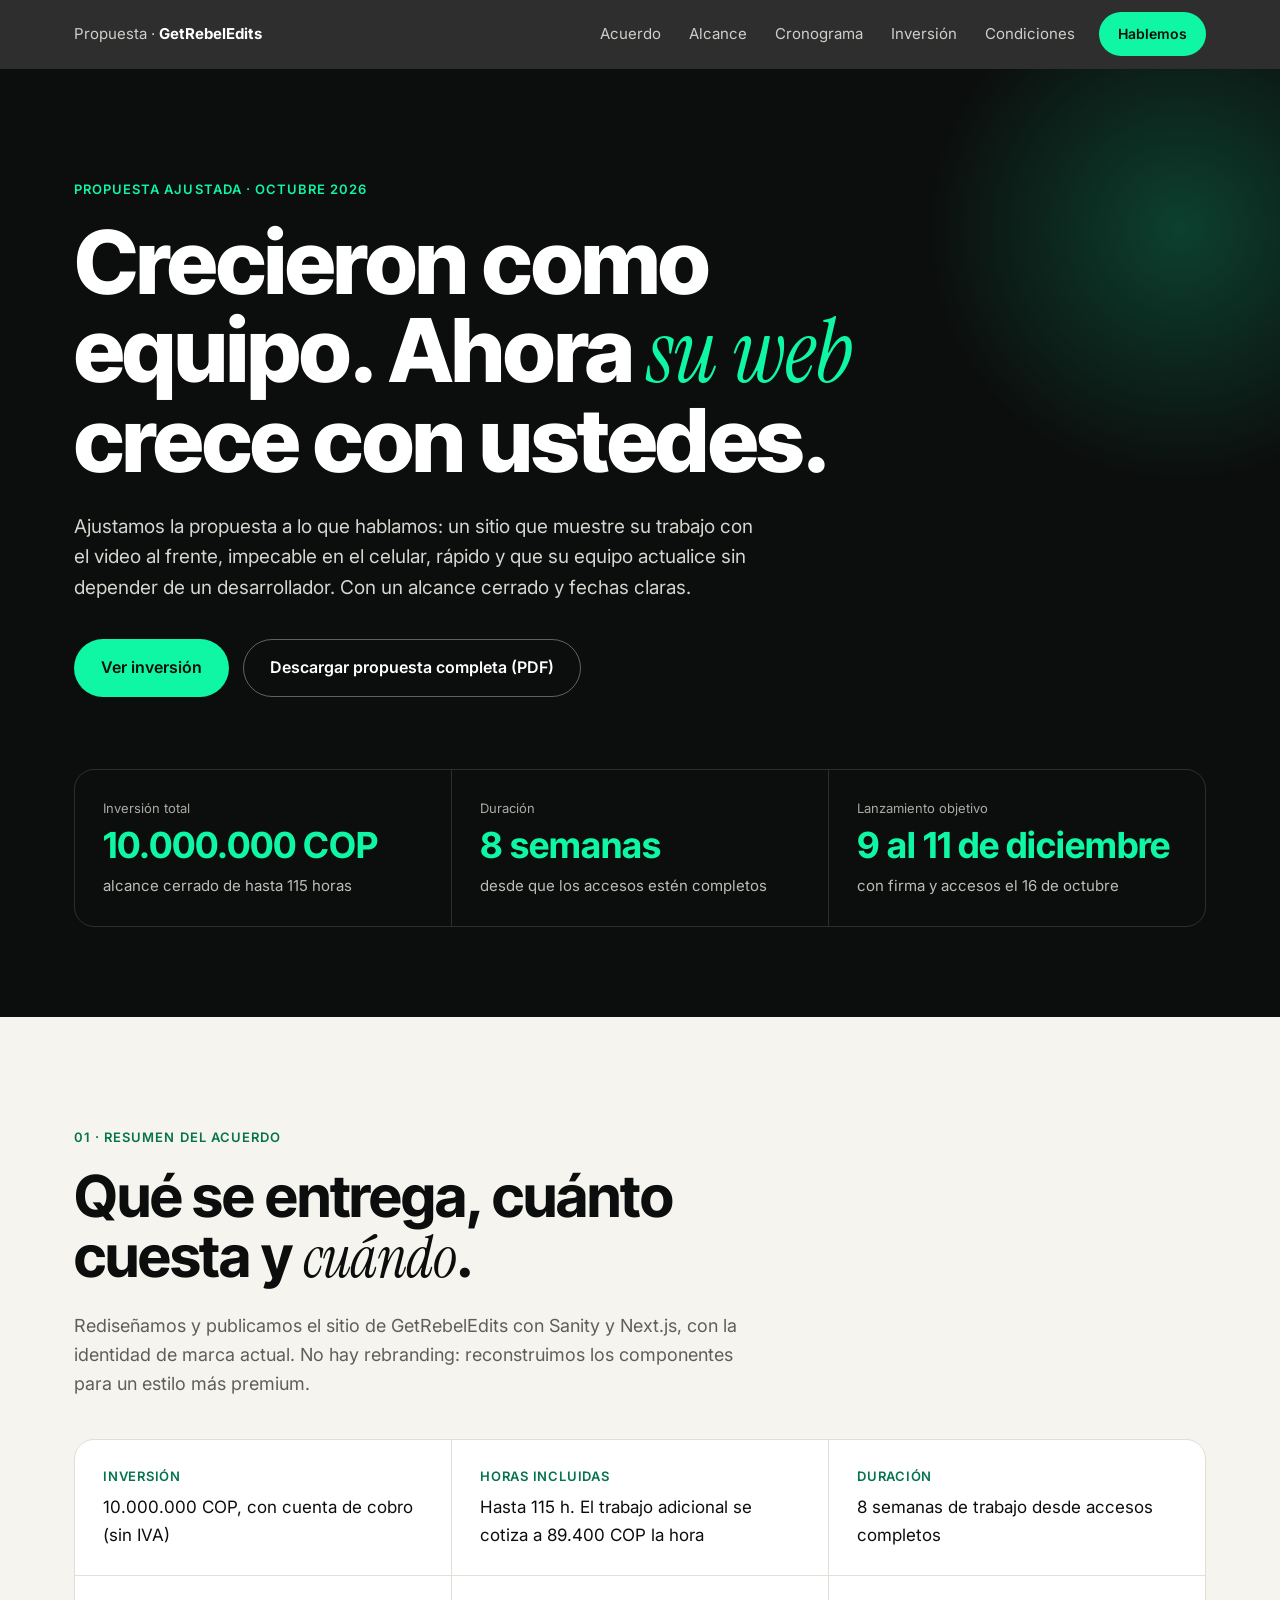
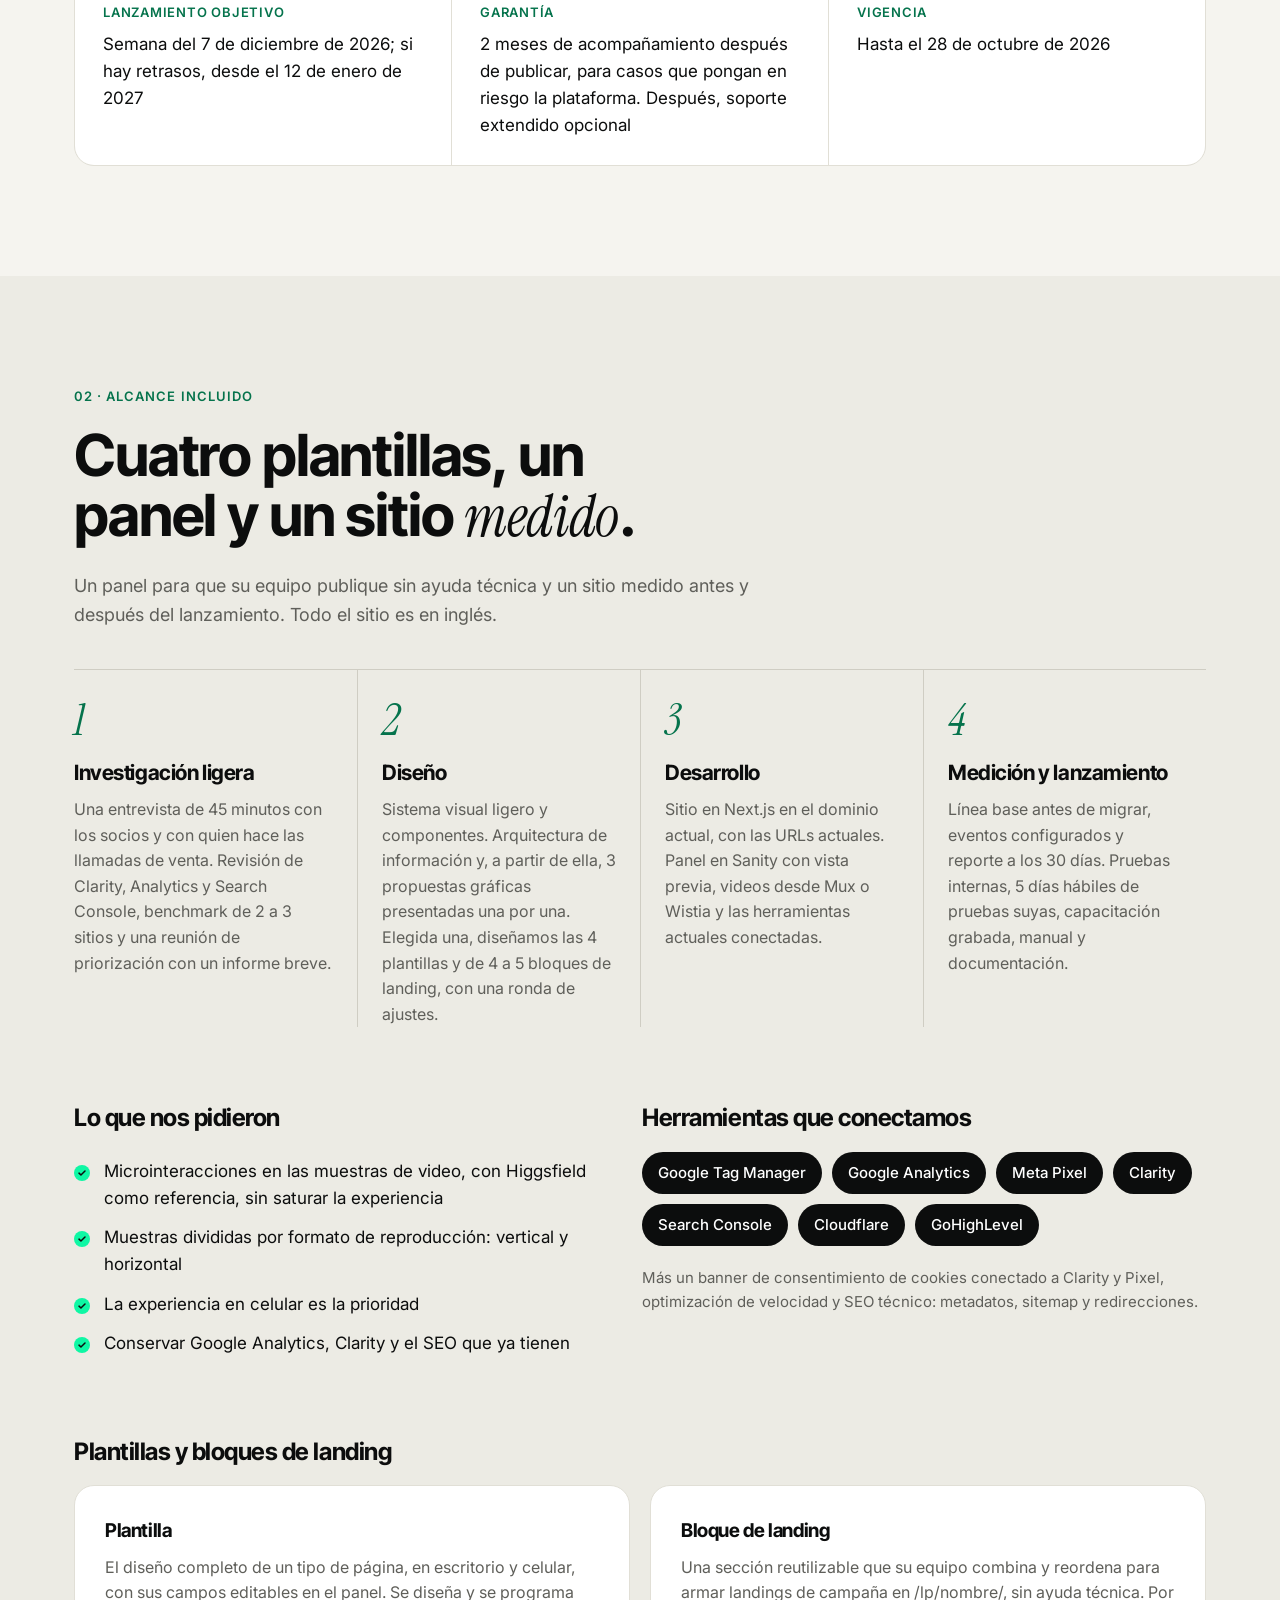
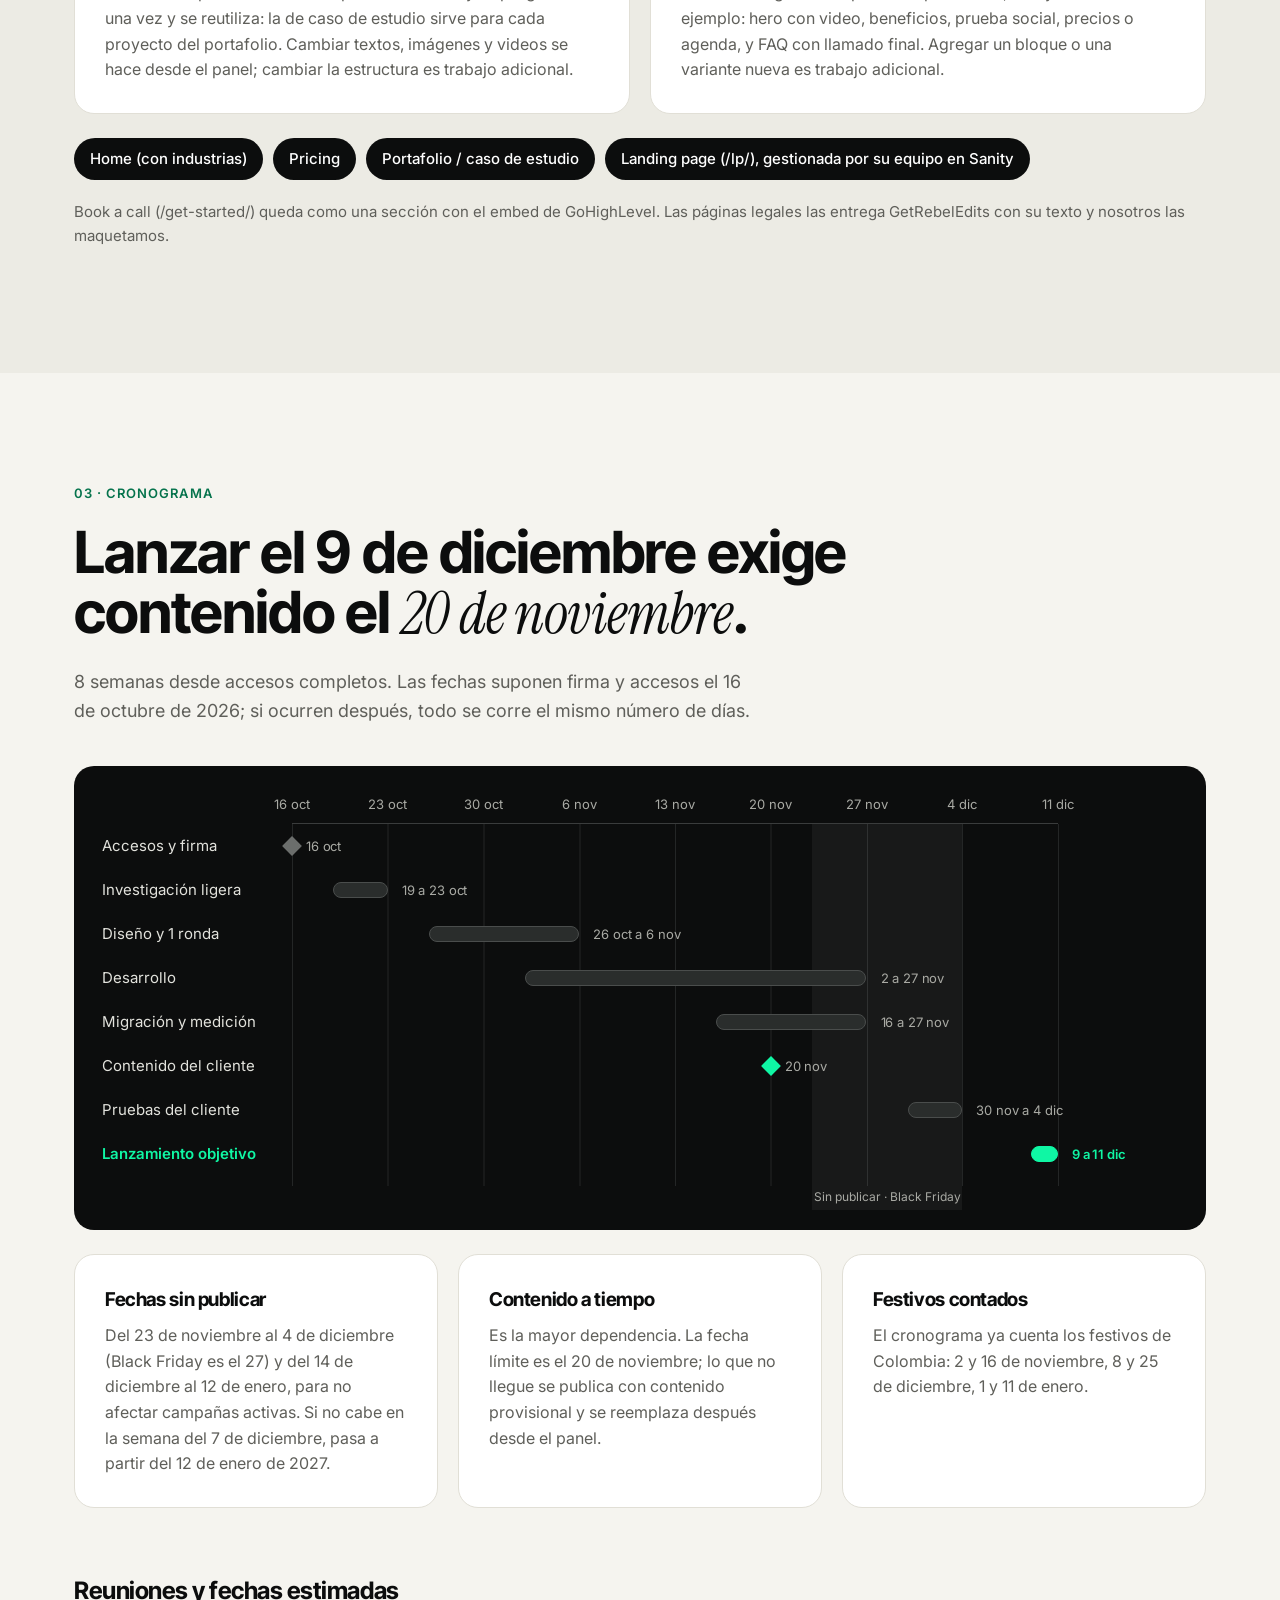
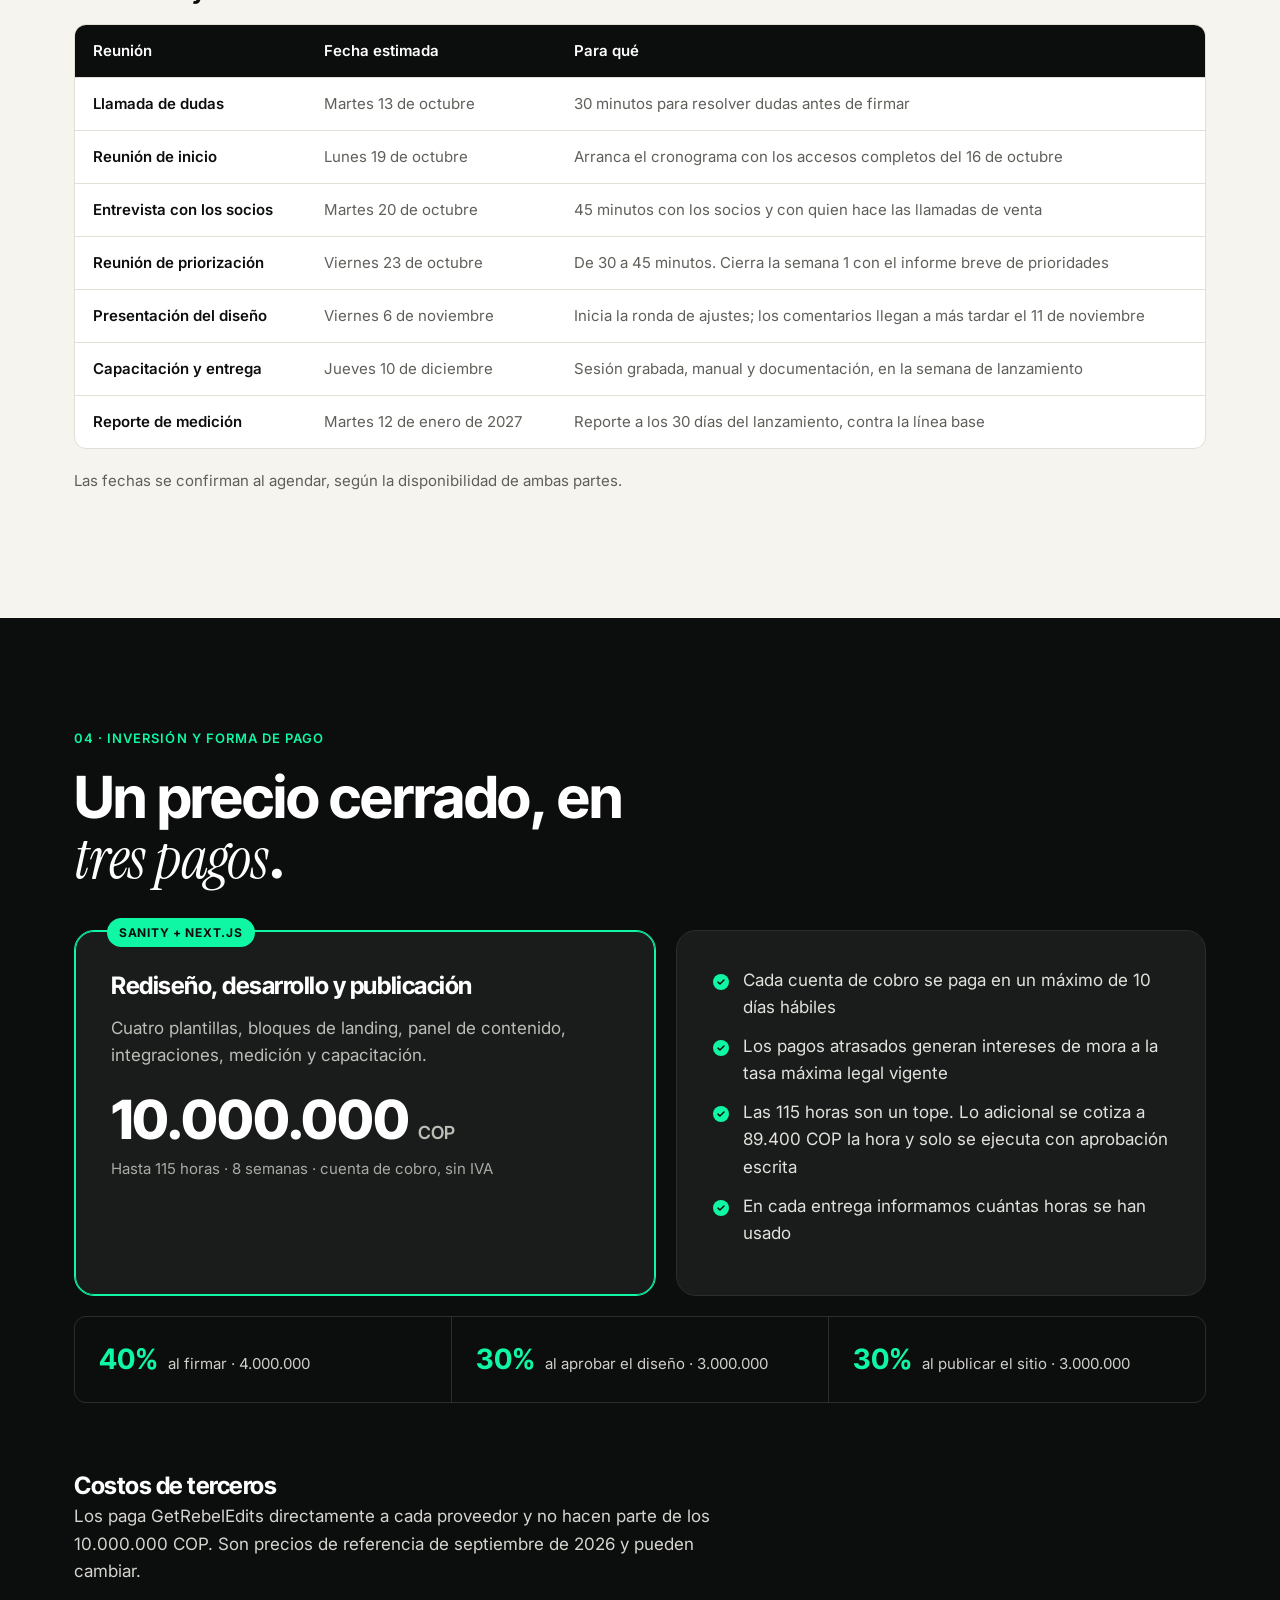
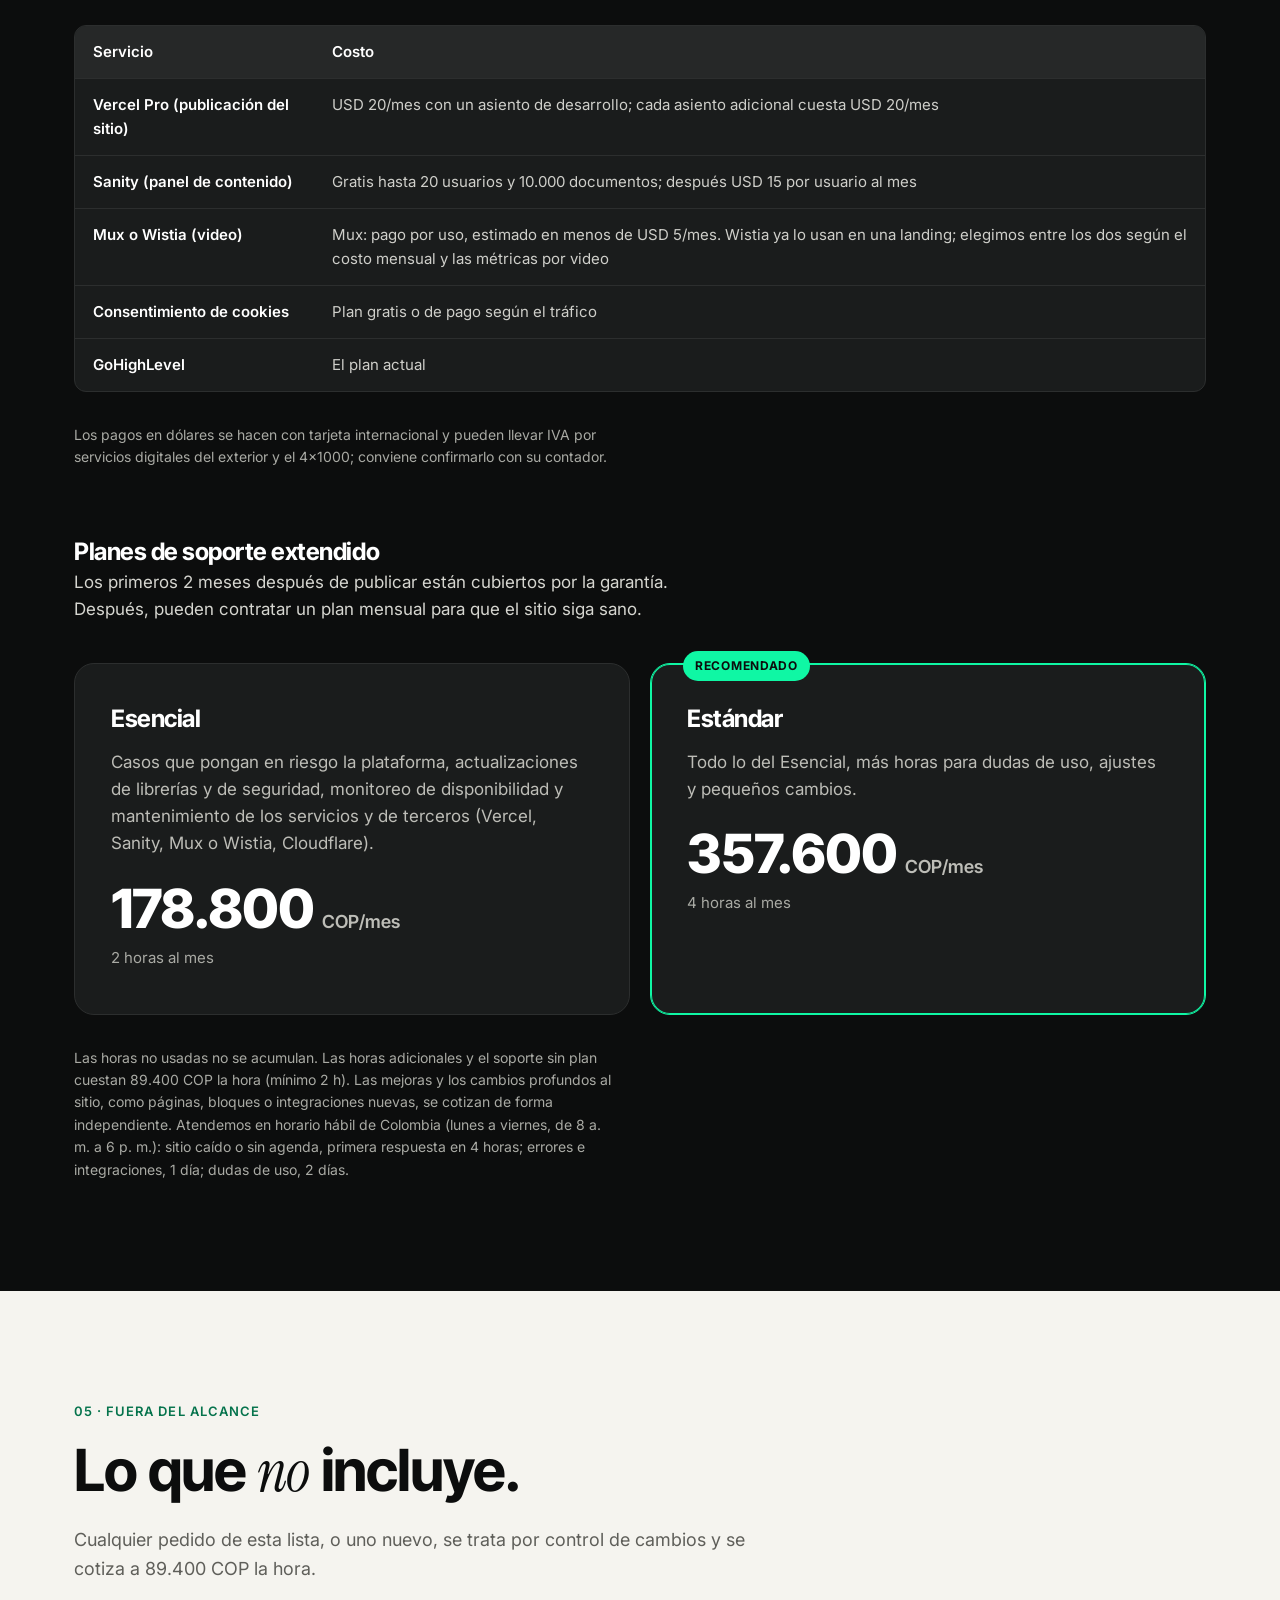
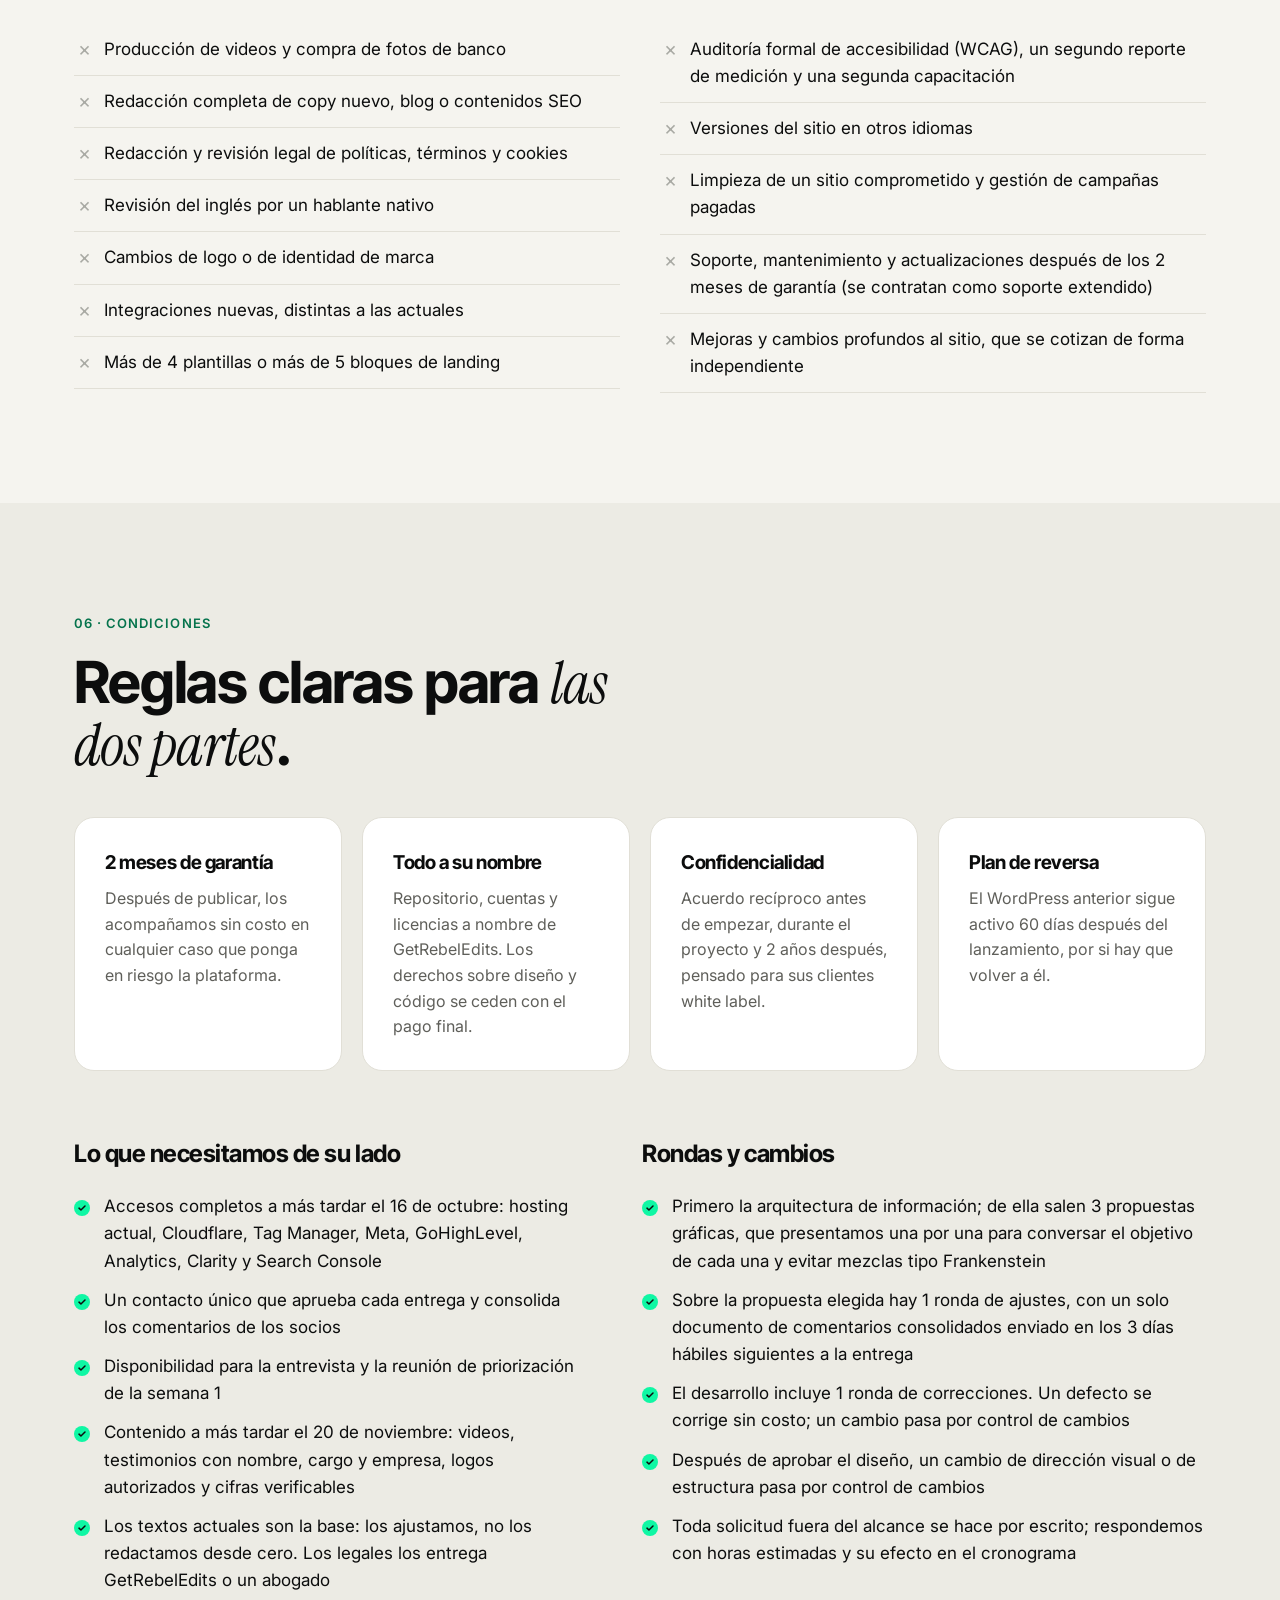
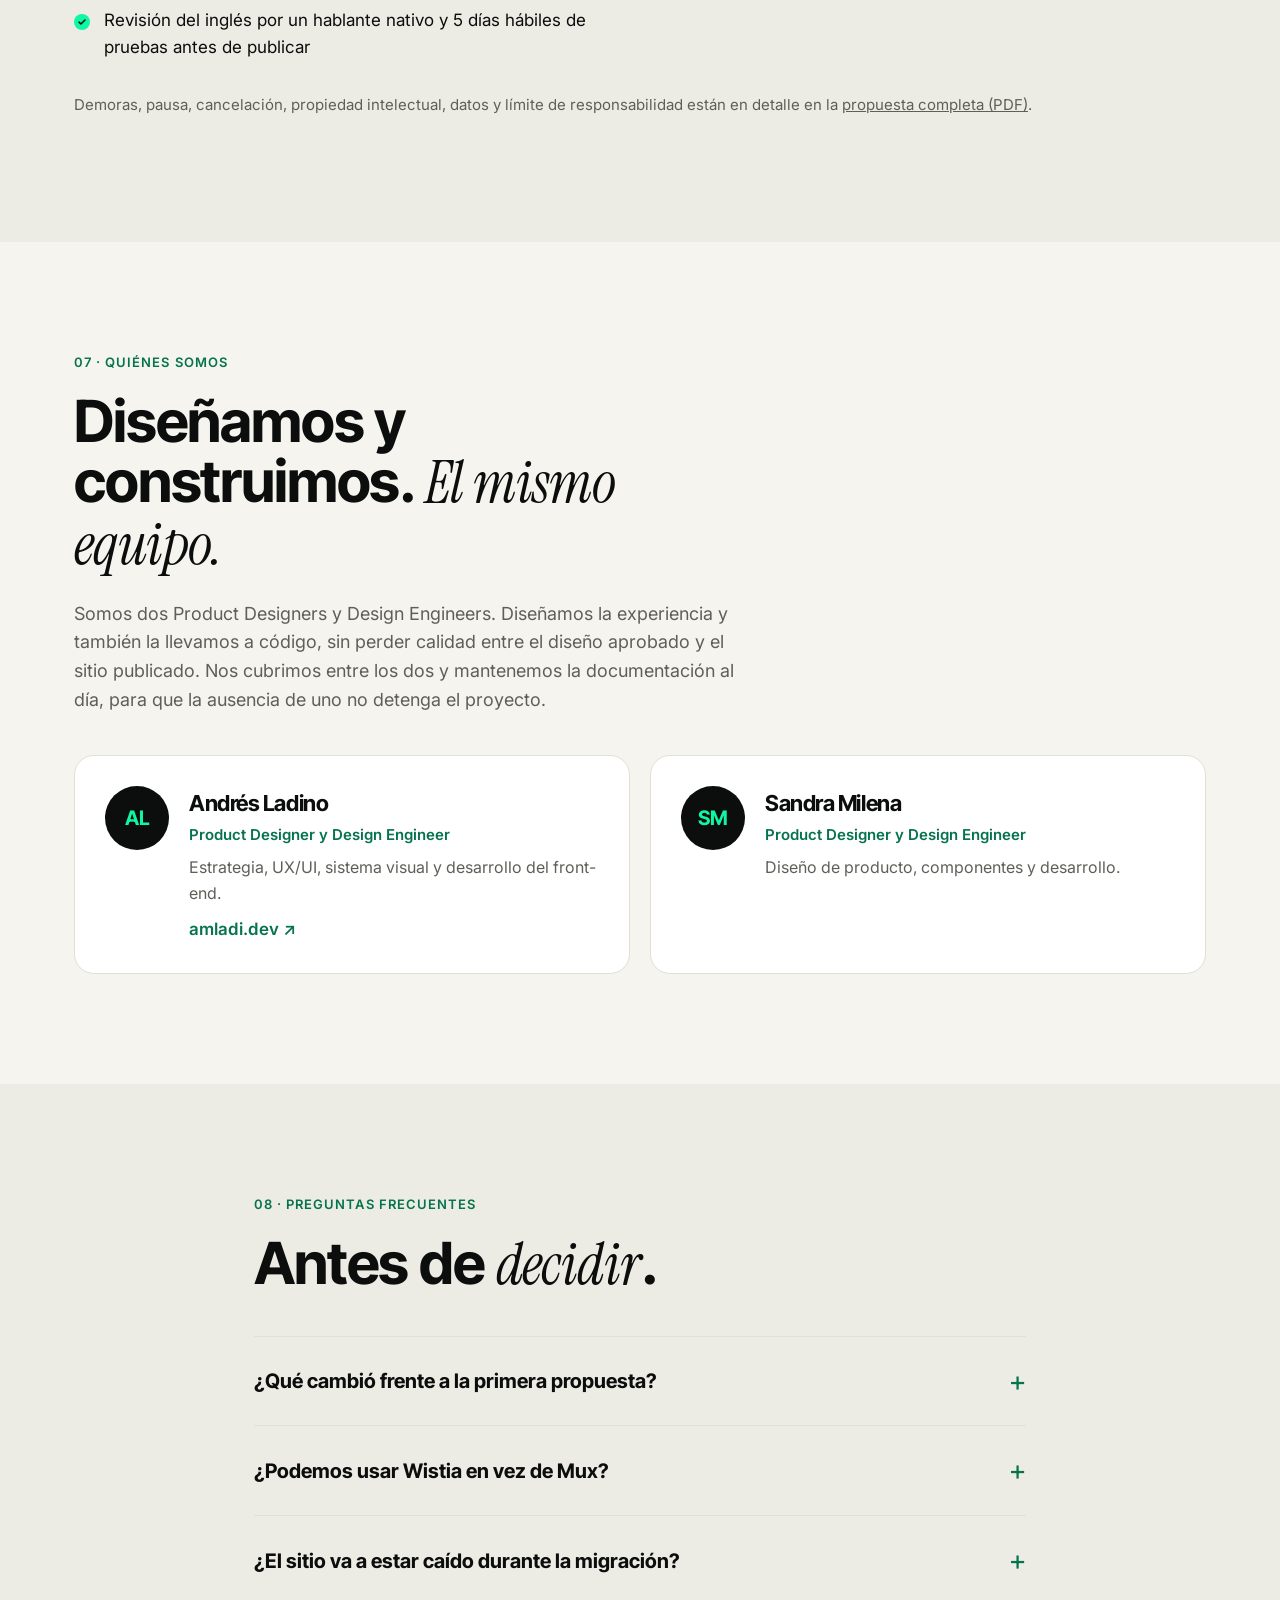
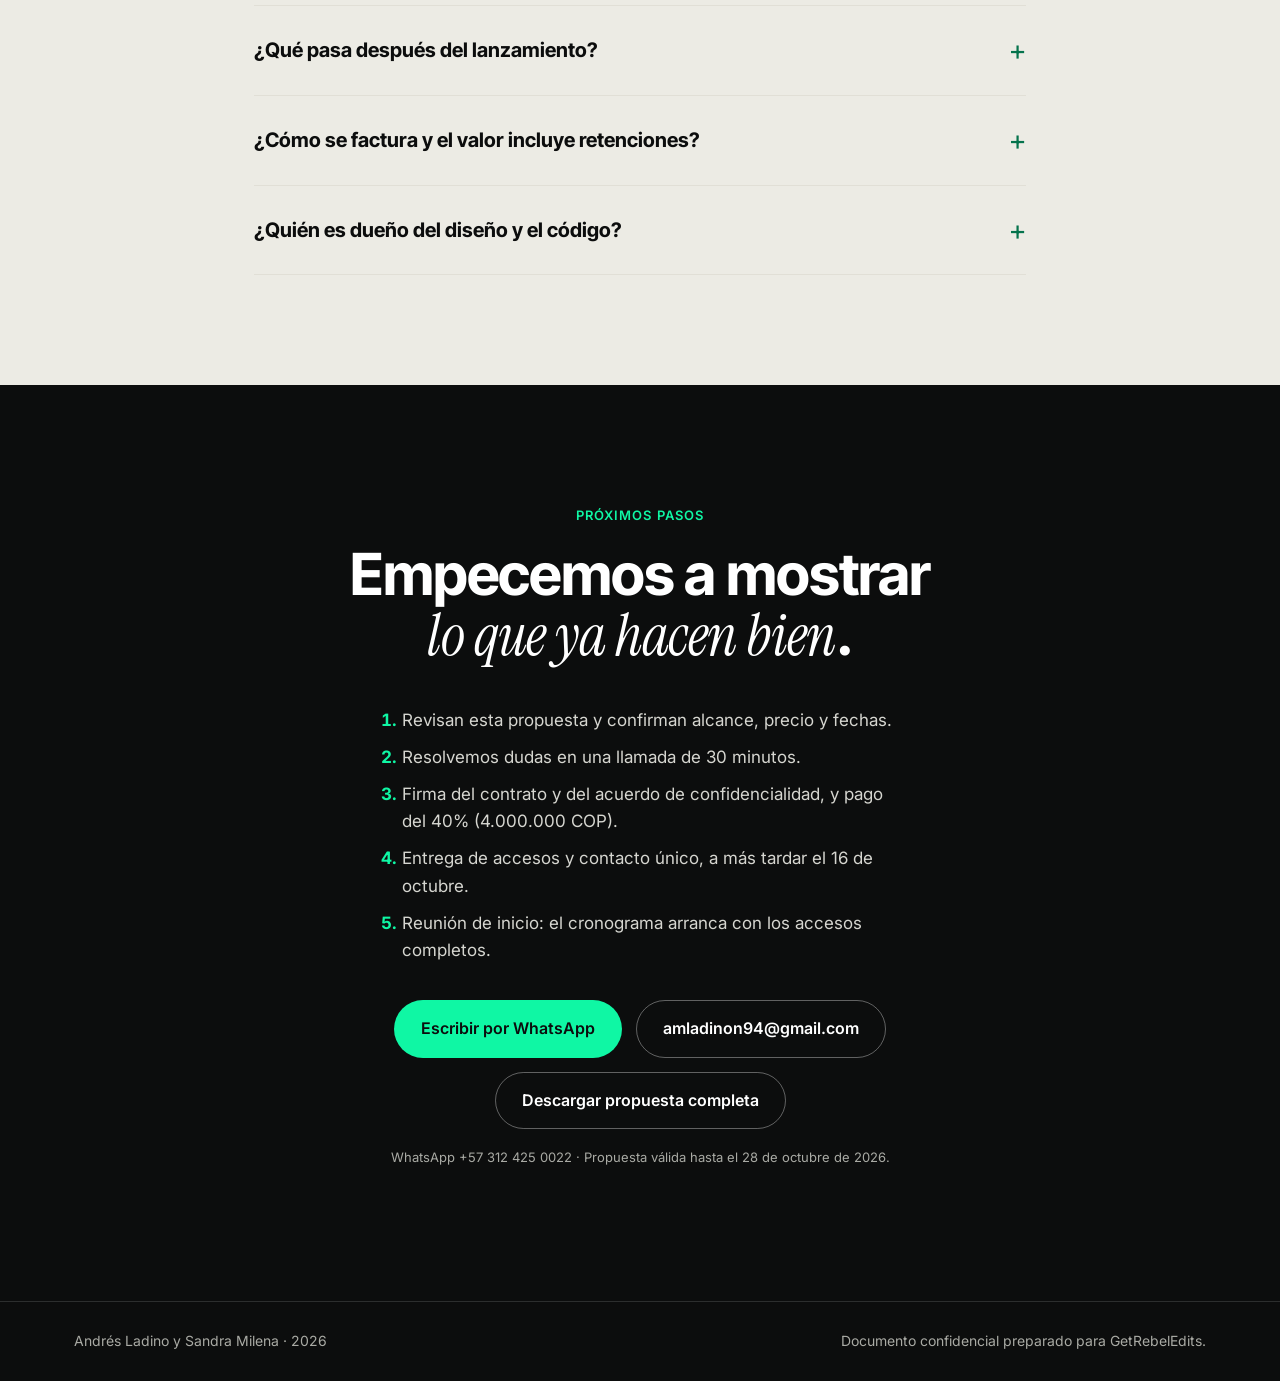
<file: index.html>
<!doctype html>
<html lang="es">
<head>
  <meta charset="utf-8">
  <meta name="viewport" content="width=device-width, initial-scale=1">
  <title>Propuesta de rediseño web · GetRebelEdits</title>
  <meta name="description" content="Propuesta ajustada de rediseño, desarrollo y publicación del sitio web de GetRebelEdits.">
  <meta name="robots" content="noindex, nofollow">
  <link rel="preconnect" href="https://fonts.googleapis.com">
  <link rel="preconnect" href="https://fonts.gstatic.com" crossorigin>
  <link href="https://fonts.googleapis.com/css2?family=Inter:wght@400;500;600&family=Inter+Tight:wght@600;700;800&family=Instrument+Serif:ital@1&display=swap" rel="stylesheet">
  <link rel="stylesheet" href="styles.css">
</head>
<body>

  <header class="nav" id="top">
    <div class="wrap nav__inner">
      <a class="nav__brand" href="#top">Propuesta · <strong>GetRebelEdits</strong></a>
      <nav class="nav__links" aria-label="Secciones">
        <a href="#acuerdo">Acuerdo</a>
        <a href="#alcance">Alcance</a>
        <a href="#cronograma">Cronograma</a>
        <a href="#inversion">Inversión</a>
        <a href="#condiciones">Condiciones</a>
      </nav>
      <a class="btn btn--mint btn--sm" href="https://wa.me/573124250022?text=Hola%20Andr%C3%A9s%2C%20sobre%20la%20propuesta%20de%20GetRebelEdits" target="_blank" rel="noopener">Hablemos</a>
    </div>
  </header>

  <main>

    <!-- HERO -->
    <section class="hero dark">
      <div class="wrap">
        <p class="eyebrow">Propuesta ajustada · Octubre 2026</p>
        <h1 class="hero__title">Crecieron como equipo. Ahora <em>su web</em> crece con ustedes.</h1>
        <p class="hero__lead">Ajustamos la propuesta a lo que hablamos: un sitio que muestre su trabajo con el video al frente, impecable en el celular, rápido y que su equipo actualice sin depender de un desarrollador. Con un alcance cerrado y fechas claras.</p>
        <div class="hero__cta">
          <a class="btn btn--mint" href="#inversion">Ver inversión</a>
          <a class="btn btn--ghost" href="propuesta-completa.pdf" download>Descargar propuesta completa (PDF)</a>
        </div>

        <div class="stats" role="list">
          <div class="stat" role="listitem">
            <span class="stat__from">Inversión total</span>
            <span class="stat__num">10.000.000 COP</span>
            <span class="stat__label">alcance cerrado de hasta 115 horas</span>
          </div>
          <div class="stat" role="listitem">
            <span class="stat__from">Duración</span>
            <span class="stat__num">8 semanas</span>
            <span class="stat__label">desde que los accesos estén completos</span>
          </div>
          <div class="stat" role="listitem">
            <span class="stat__from">Lanzamiento objetivo</span>
            <span class="stat__num">9 al 11 de diciembre</span>
            <span class="stat__label">con firma y accesos el 16 de octubre</span>
          </div>
        </div>
      </div>
    </section>

    <!-- ACUERDO -->
    <section class="section" id="acuerdo">
      <div class="wrap">
        <p class="eyebrow eyebrow--dark">01 · Resumen del acuerdo</p>
        <h2 class="h2">Qué se entrega, cuánto cuesta y <em>cuándo</em>.</h2>
        <p class="lead-dark">Rediseñamos y publicamos el sitio de GetRebelEdits con Sanity y Next.js, con la identidad de marca actual. No hay rebranding: reconstruimos los componentes para un estilo más premium.</p>
        <dl class="facts">
          <div><dt>Inversión</dt><dd>10.000.000 COP, con cuenta de cobro (sin IVA)</dd></div>
          <div><dt>Horas incluidas</dt><dd>Hasta 115 h. El trabajo adicional se cotiza a 89.400 COP la hora</dd></div>
          <div><dt>Duración</dt><dd>8 semanas de trabajo desde accesos completos</dd></div>
          <div><dt>Lanzamiento objetivo</dt><dd>Semana del 7 de diciembre de 2026; si hay retrasos, desde el 12 de enero de 2027</dd></div>
          <div><dt>Garantía</dt><dd>2 meses de acompañamiento después de publicar, para casos que pongan en riesgo la plataforma. Después, soporte extendido opcional</dd></div>
          <div><dt>Vigencia</dt><dd>Hasta el 28 de octubre de 2026</dd></div>
        </dl>
      </div>
    </section>

    <!-- ALCANCE -->
    <section class="section section--tint" id="alcance">
      <div class="wrap">
        <p class="eyebrow eyebrow--dark">02 · Alcance incluido</p>
        <h2 class="h2">Cuatro plantillas, un panel y un sitio <em>medido</em>.</h2>
        <p class="lead-dark">Un panel para que su equipo publique sin ayuda técnica y un sitio medido antes y después del lanzamiento. Todo el sitio es en inglés.</p>

        <div class="pillars">
          <div class="pillar">
            <span class="pillar__n">1</span>
            <h3>Investigación ligera</h3>
            <p>Una entrevista de 45 minutos con los socios y con quien hace las llamadas de venta. Revisión de Clarity, Analytics y Search Console, benchmark de 2 a 3 sitios y una reunión de priorización con un informe breve.</p>
          </div>
          <div class="pillar">
            <span class="pillar__n">2</span>
            <h3>Diseño</h3>
            <p>Sistema visual ligero y componentes. Arquitectura de información y, a partir de ella, 3 propuestas gráficas presentadas una por una. Elegida una, diseñamos las 4 plantillas y de 4 a 5 bloques de landing, con una ronda de ajustes.</p>
          </div>
          <div class="pillar">
            <span class="pillar__n">3</span>
            <h3>Desarrollo</h3>
            <p>Sitio en Next.js en el dominio actual, con las URLs actuales. Panel en Sanity con vista previa, videos desde Mux o Wistia y las herramientas actuales conectadas.</p>
          </div>
          <div class="pillar">
            <span class="pillar__n">4</span>
            <h3>Medición y lanzamiento</h3>
            <p>Línea base antes de migrar, eventos configurados y reporte a los 30 días. Pruebas internas, 5 días hábiles de pruebas suyas, capacitación grabada, manual y documentación.</p>
          </div>
        </div>

        <div class="split split--top">
          <div>
            <h3 class="h3">Lo que nos pidieron</h3>
            <ul class="checks">
              <li>Microinteracciones en las muestras de video, con Higgsfield como referencia, sin saturar la experiencia</li>
              <li>Muestras divididas por formato de reproducción: vertical y horizontal</li>
              <li>La experiencia en celular es la prioridad</li>
              <li>Conservar Google Analytics, Clarity y el SEO que ya tienen</li>
            </ul>
          </div>
          <div>
            <h3 class="h3">Herramientas que conectamos</h3>
            <div class="chips">
              <span class="chip">Google Tag Manager</span>
              <span class="chip">Google Analytics</span>
              <span class="chip">Meta Pixel</span>
              <span class="chip">Clarity</span>
              <span class="chip">Search Console</span>
              <span class="chip">Cloudflare</span>
              <span class="chip">GoHighLevel</span>
            </div>
            <p class="muted">Más un banner de consentimiento de cookies conectado a Clarity y Pixel, optimización de velocidad y SEO técnico: metadatos, sitemap y redirecciones.</p>
          </div>
        </div>

        <h3 class="h3 mt">Plantillas y bloques de landing</h3>
        <div class="grid grid--2">
          <div class="mini">
            <h3>Plantilla</h3>
            <p>El diseño completo de un tipo de página, en escritorio y celular, con sus campos editables en el panel. Se diseña y se programa una vez y se reutiliza: la de caso de estudio sirve para cada proyecto del portafolio. Cambiar textos, imágenes y videos se hace desde el panel; cambiar la estructura es trabajo adicional.</p>
          </div>
          <div class="mini">
            <h3>Bloque de landing</h3>
            <p>Una sección reutilizable que su equipo combina y reordena para armar landings de campaña en /lp/nombre/, sin ayuda técnica. Por ejemplo: hero con video, beneficios, prueba social, precios o agenda, y FAQ con llamado final. Agregar un bloque o una variante nueva es trabajo adicional.</p>
          </div>
        </div>
        <div class="chips mt-sm">
          <span class="chip">Home (con industrias)</span>
          <span class="chip">Pricing</span>
          <span class="chip">Portafolio / caso de estudio</span>
          <span class="chip">Landing page (/lp/), gestionada por su equipo en Sanity</span>
        </div>
        <p class="muted">Book a call (/get-started/) queda como una sección con el embed de GoHighLevel. Las páginas legales las entrega GetRebelEdits con su texto y nosotros las maquetamos.</p>
      </div>
    </section>

    <!-- CRONOGRAMA -->
    <section class="section" id="cronograma">
      <div class="wrap">
        <p class="eyebrow eyebrow--dark">03 · Cronograma</p>
        <h2 class="h2 h2--wide">Lanzar el 9 de diciembre exige contenido el <em>20 de noviembre</em>.</h2>
        <p class="lead-dark">8 semanas desde accesos completos. Las fechas suponen firma y accesos el 16 de octubre de 2026; si ocurren después, todo se corre el mismo número de días.</p>

        <div class="gantt-scroll">
          <div class="gantt" role="img" aria-label="Cronograma: accesos y firma el 16 de octubre; investigación del 19 al 23 de octubre; diseño del 26 de octubre al 6 de noviembre; desarrollo del 2 al 27 de noviembre; migración y medición del 16 al 27 de noviembre; contenido del cliente el 20 de noviembre; pruebas del cliente del 30 de noviembre al 4 de diciembre; lanzamiento del 9 al 11 de diciembre.">
            <div class="gantt__axis">
              <span style="--d:0">16 oct</span><span style="--d:7">23 oct</span><span style="--d:14">30 oct</span><span style="--d:21">6 nov</span><span style="--d:28">13 nov</span><span style="--d:35">20 nov</span><span style="--d:42">27 nov</span><span style="--d:49">4 dic</span><span style="--d:56">11 dic</span>
            </div>
            <div class="gantt__freeze" style="--a:38;--b:49"><span>Sin publicar · Black Friday</span></div>
            <div class="gantt__row"><span class="gantt__label">Accesos y firma</span><i class="gantt__ms" style="--a:0"></i><em style="--a:0">16 oct</em></div>
            <div class="gantt__row"><span class="gantt__label">Investigación ligera</span><i class="gantt__bar" style="--a:3;--b:7"></i><em style="--a:7">19 a 23 oct</em></div>
            <div class="gantt__row"><span class="gantt__label">Diseño y 1 ronda</span><i class="gantt__bar" style="--a:10;--b:21"></i><em style="--a:21">26 oct a 6 nov</em></div>
            <div class="gantt__row"><span class="gantt__label">Desarrollo</span><i class="gantt__bar" style="--a:17;--b:42"></i><em style="--a:42">2 a 27 nov</em></div>
            <div class="gantt__row"><span class="gantt__label">Migración y medición</span><i class="gantt__bar" style="--a:31;--b:42"></i><em style="--a:42">16 a 27 nov</em></div>
            <div class="gantt__row"><span class="gantt__label">Contenido del cliente</span><i class="gantt__ms gantt__ms--key" style="--a:35"></i><em style="--a:35">20 nov</em></div>
            <div class="gantt__row"><span class="gantt__label">Pruebas del cliente</span><i class="gantt__bar" style="--a:45;--b:49"></i><em style="--a:49">30 nov a 4 dic</em></div>
            <div class="gantt__row gantt__row--launch"><span class="gantt__label">Lanzamiento objetivo</span><i class="gantt__bar gantt__bar--launch" style="--a:54;--b:56"></i><em style="--a:56">9 a 11 dic</em></div>
          </div>
        </div>

        <div class="grid grid--3 mt-sm">
          <div class="mini"><h3>Fechas sin publicar</h3><p>Del 23 de noviembre al 4 de diciembre (Black Friday es el 27) y del 14 de diciembre al 12 de enero, para no afectar campañas activas. Si no cabe en la semana del 7 de diciembre, pasa a partir del 12 de enero de 2027.</p></div>
          <div class="mini"><h3>Contenido a tiempo</h3><p>Es la mayor dependencia. La fecha límite es el 20 de noviembre; lo que no llegue se publica con contenido provisional y se reemplaza después desde el panel.</p></div>
          <div class="mini"><h3>Festivos contados</h3><p>El cronograma ya cuenta los festivos de Colombia: 2 y 16 de noviembre, 8 y 25 de diciembre, 1 y 11 de enero.</p></div>
        </div>

        <h3 class="h3 mt">Reuniones y fechas estimadas</h3>
        <div class="table-wrap">
          <table class="table">
            <thead><tr><th>Reunión</th><th>Fecha estimada</th><th>Para qué</th></tr></thead>
            <tbody>
              <tr><td>Llamada de dudas</td><td>Martes 13 de octubre</td><td>30 minutos para resolver dudas antes de firmar</td></tr>
              <tr><td>Reunión de inicio</td><td>Lunes 19 de octubre</td><td>Arranca el cronograma con los accesos completos del 16 de octubre</td></tr>
              <tr><td>Entrevista con los socios</td><td>Martes 20 de octubre</td><td>45 minutos con los socios y con quien hace las llamadas de venta</td></tr>
              <tr><td>Reunión de priorización</td><td>Viernes 23 de octubre</td><td>De 30 a 45 minutos. Cierra la semana 1 con el informe breve de prioridades</td></tr>
              <tr><td>Presentación del diseño</td><td>Viernes 6 de noviembre</td><td>Inicia la ronda de ajustes; los comentarios llegan a más tardar el 11 de noviembre</td></tr>
              <tr><td>Capacitación y entrega</td><td>Jueves 10 de diciembre</td><td>Sesión grabada, manual y documentación, en la semana de lanzamiento</td></tr>
              <tr><td>Reporte de medición</td><td>Martes 12 de enero de 2027</td><td>Reporte a los 30 días del lanzamiento, contra la línea base</td></tr>
            </tbody>
          </table>
        </div>
        <p class="muted">Las fechas se confirman al agendar, según la disponibilidad de ambas partes.</p>
      </div>
    </section>

    <!-- INVERSION -->
    <section class="section dark" id="inversion">
      <div class="wrap">
        <p class="eyebrow">04 · Inversión y forma de pago</p>
        <h2 class="h2">Un precio cerrado, en <em>tres pagos</em>.</h2>

        <div class="plans plans--one">
          <article class="plan plan--featured">
            <span class="plan__badge">Sanity + Next.js</span>
            <h3>Rediseño, desarrollo y publicación</h3>
            <p class="plan__desc">Cuatro plantillas, bloques de landing, panel de contenido, integraciones, medición y capacitación.</p>
            <p class="plan__price">10.000.000 <small>COP</small></p>
            <p class="plan__ref">Hasta 115 horas · 8 semanas · cuenta de cobro, sin IVA</p>
          </article>
          <div class="plan plan--side">
            <ul class="checks checks--light">
              <li>Cada cuenta de cobro se paga en un máximo de 10 días hábiles</li>
              <li>Los pagos atrasados generan intereses de mora a la tasa máxima legal vigente</li>
              <li>Las 115 horas son un tope. Lo adicional se cotiza a 89.400 COP la hora y solo se ejecuta con aprobación escrita</li>
              <li>En cada entrega informamos cuántas horas se han usado</li>
            </ul>
          </div>
        </div>

        <div class="terms">
          <div><strong>40%</strong><span>al firmar · 4.000.000</span></div>
          <div><strong>30%</strong><span>al aprobar el diseño · 3.000.000</span></div>
          <div><strong>30%</strong><span>al publicar el sitio · 3.000.000</span></div>
        </div>

        <h3 class="h3 mt">Costos de terceros</h3>
        <p class="lead-light">Los paga GetRebelEdits directamente a cada proveedor y no hacen parte de los 10.000.000 COP. Son precios de referencia de septiembre de 2026 y pueden cambiar.</p>
        <div class="table-wrap">
          <table class="table table--dark">
            <thead><tr><th>Servicio</th><th>Costo</th></tr></thead>
            <tbody>
              <tr><td>Vercel Pro (publicación del sitio)</td><td>USD 20/mes con un asiento de desarrollo; cada asiento adicional cuesta USD 20/mes</td></tr>
              <tr><td>Sanity (panel de contenido)</td><td>Gratis hasta 20 usuarios y 10.000 documentos; después USD 15 por usuario al mes</td></tr>
              <tr><td>Mux o Wistia (video)</td><td>Mux: pago por uso, estimado en menos de USD 5/mes. Wistia ya lo usan en una landing; elegimos entre los dos según el costo mensual y las métricas por video</td></tr>
              <tr><td>Consentimiento de cookies</td><td>Plan gratis o de pago según el tráfico</td></tr>
              <tr><td>GoHighLevel</td><td>El plan actual</td></tr>
            </tbody>
          </table>
        </div>
        <p class="lead-light small">Los pagos en dólares se hacen con tarjeta internacional y pueden llevar IVA por servicios digitales del exterior y el 4x1000; conviene confirmarlo con su contador.</p>

        <h3 class="h3 mt">Planes de soporte extendido</h3>
        <p class="lead-light">Los primeros 2 meses después de publicar están cubiertos por la garantía. Después, pueden contratar un plan mensual para que el sitio siga sano.</p>
        <div class="plans">
          <article class="plan">
            <h3>Esencial</h3>
            <p class="plan__desc">Casos que pongan en riesgo la plataforma, actualizaciones de librerías y de seguridad, monitoreo de disponibilidad y mantenimiento de los servicios y de terceros (Vercel, Sanity, Mux o Wistia, Cloudflare).</p>
            <p class="plan__price">178.800 <small>COP/mes</small></p>
            <p class="plan__ref">2 horas al mes</p>
          </article>
          <article class="plan plan--featured">
            <span class="plan__badge">Recomendado</span>
            <h3>Estándar</h3>
            <p class="plan__desc">Todo lo del Esencial, más horas para dudas de uso, ajustes y pequeños cambios.</p>
            <p class="plan__price">357.600 <small>COP/mes</small></p>
            <p class="plan__ref">4 horas al mes</p>
          </article>
        </div>
        <p class="lead-light small">Las horas no usadas no se acumulan. Las horas adicionales y el soporte sin plan cuestan 89.400 COP la hora (mínimo 2 h). Las mejoras y los cambios profundos al sitio, como páginas, bloques o integraciones nuevas, se cotizan de forma independiente. Atendemos en horario hábil de Colombia (lunes a viernes, de 8 a. m. a 6 p. m.): sitio caído o sin agenda, primera respuesta en 4 horas; errores e integraciones, 1 día; dudas de uso, 2 días.</p>
      </div>
    </section>

    <!-- FUERA DEL ALCANCE -->
    <section class="section">
      <div class="wrap">
        <p class="eyebrow eyebrow--dark">05 · Fuera del alcance</p>
        <h2 class="h2">Lo que <em>no</em> incluye.</h2>
        <p class="lead-dark">Cualquier pedido de esta lista, o uno nuevo, se trata por control de cambios y se cotiza a 89.400 COP la hora.</p>
        <ul class="xlist">
          <li>Producción de videos y compra de fotos de banco</li>
          <li>Redacción completa de copy nuevo, blog o contenidos SEO</li>
          <li>Redacción y revisión legal de políticas, términos y cookies</li>
          <li>Revisión del inglés por un hablante nativo</li>
          <li>Cambios de logo o de identidad de marca</li>
          <li>Integraciones nuevas, distintas a las actuales</li>
          <li>Más de 4 plantillas o más de 5 bloques de landing</li>
          <li>Auditoría formal de accesibilidad (WCAG), un segundo reporte de medición y una segunda capacitación</li>
          <li>Versiones del sitio en otros idiomas</li>
          <li>Limpieza de un sitio comprometido y gestión de campañas pagadas</li>
          <li>Soporte, mantenimiento y actualizaciones después de los 2 meses de garantía (se contratan como soporte extendido)</li>
          <li>Mejoras y cambios profundos al sitio, que se cotizan de forma independiente</li>
        </ul>
      </div>
    </section>

    <!-- CONDICIONES -->
    <section class="section section--tint" id="condiciones">
      <div class="wrap">
        <p class="eyebrow eyebrow--dark">06 · Condiciones</p>
        <h2 class="h2">Reglas claras para <em>las dos partes</em>.</h2>
        <div class="grid grid--4">
          <div class="mini"><h3>2 meses de garantía</h3><p>Después de publicar, los acompañamos sin costo en cualquier caso que ponga en riesgo la plataforma.</p></div>
          <div class="mini"><h3>Todo a su nombre</h3><p>Repositorio, cuentas y licencias a nombre de GetRebelEdits. Los derechos sobre diseño y código se ceden con el pago final.</p></div>
          <div class="mini"><h3>Confidencialidad</h3><p>Acuerdo recíproco antes de empezar, durante el proyecto y 2 años después, pensado para sus clientes white label.</p></div>
          <div class="mini"><h3>Plan de reversa</h3><p>El WordPress anterior sigue activo 60 días después del lanzamiento, por si hay que volver a él.</p></div>
        </div>

        <div class="split split--top mt">
          <div>
            <h3 class="h3">Lo que necesitamos de su lado</h3>
            <ul class="checks">
              <li>Accesos completos a más tardar el 16 de octubre: hosting actual, Cloudflare, Tag Manager, Meta, GoHighLevel, Analytics, Clarity y Search Console</li>
              <li>Un contacto único que aprueba cada entrega y consolida los comentarios de los socios</li>
              <li>Disponibilidad para la entrevista y la reunión de priorización de la semana 1</li>
              <li>Contenido a más tardar el 20 de noviembre: videos, testimonios con nombre, cargo y empresa, logos autorizados y cifras verificables</li>
              <li>Los textos actuales son la base: los ajustamos, no los redactamos desde cero. Los legales los entrega GetRebelEdits o un abogado</li>
              <li>Revisión del inglés por un hablante nativo y 5 días hábiles de pruebas antes de publicar</li>
            </ul>
          </div>
          <div>
            <h3 class="h3">Rondas y cambios</h3>
            <ul class="checks">
              <li>Primero la arquitectura de información; de ella salen 3 propuestas gráficas, que presentamos una por una para conversar el objetivo de cada una y evitar mezclas tipo Frankenstein</li>
              <li>Sobre la propuesta elegida hay 1 ronda de ajustes, con un solo documento de comentarios consolidados enviado en los 3 días hábiles siguientes a la entrega</li>
              <li>El desarrollo incluye 1 ronda de correcciones. Un defecto se corrige sin costo; un cambio pasa por control de cambios</li>
              <li>Después de aprobar el diseño, un cambio de dirección visual o de estructura pasa por control de cambios</li>
              <li>Toda solicitud fuera del alcance se hace por escrito; respondemos con horas estimadas y su efecto en el cronograma</li>
            </ul>
          </div>
        </div>
        <p class="muted">Demoras, pausa, cancelación, propiedad intelectual, datos y límite de responsabilidad están en detalle en la <a href="propuesta-completa.pdf" download>propuesta completa (PDF)</a>.</p>
      </div>
    </section>

    <!-- EQUIPO -->
    <section class="section" id="equipo">
      <div class="wrap">
        <p class="eyebrow eyebrow--dark">07 · Quiénes somos</p>
        <h2 class="h2">Diseñamos y construimos. <em>El mismo equipo.</em></h2>
        <p class="lead-dark">Somos dos Product Designers y Design Engineers. Diseñamos la experiencia y también la llevamos a código, sin perder calidad entre el diseño aprobado y el sitio publicado. Nos cubrimos entre los dos y mantenemos la documentación al día, para que la ausencia de uno no detenga el proyecto.</p>
        <div class="grid grid--2">
          <article class="person">
            <div class="person__avatar" aria-hidden="true">AL</div>
            <div>
              <h3>Andrés Ladino</h3>
              <p class="person__role">Product Designer y Design Engineer</p>
              <p>Estrategia, UX/UI, sistema visual y desarrollo del front-end.</p>
              <a href="https://www.amladi.dev/" target="_blank" rel="noopener">amladi.dev ↗</a>
            </div>
          </article>
          <article class="person">
            <div class="person__avatar" aria-hidden="true">SM</div>
            <div>
              <h3>Sandra Milena</h3>
              <p class="person__role">Product Designer y Design Engineer</p>
              <p>Diseño de producto, componentes y desarrollo.</p>
            </div>
          </article>
        </div>
      </div>
    </section>

    <!-- FAQ -->
    <section class="section section--tint" id="faq">
      <div class="wrap wrap--narrow">
        <p class="eyebrow eyebrow--dark">08 · Preguntas frecuentes</p>
        <h2 class="h2">Antes de <em>decidir</em>.</h2>
        <div class="faq">
          <details>
            <summary>¿Qué cambió frente a la primera propuesta?</summary>
            <p>Ajustamos el alcance a 10.000.000 COP: una sola tecnología (Sanity y Next.js), investigación ligera, cuatro plantillas, tres propuestas gráficas con una ronda de ajustes y 2 meses de garantía. Se mantienen el panel para autogestionar contenido y landings, la velocidad, la medición y el cuidado del SEO.</p>
          </details>
          <details>
            <summary>¿Podemos usar Wistia en vez de Mux?</summary>
            <p>Sí. Ya lo usan en una landing para medir reproducciones. Mux carga muy rápido y también da métricas; elegimos el que mejor resuelva el costo mensual y el seguimiento por video, y así evitan pagar un proveedor de más.</p>
          </details>
          <details>
            <summary>¿El sitio va a estar caído durante la migración?</summary>
            <p>Solo el sitio web, y por un rato corto: es el paso de WordPress a código propio publicado en Vercel. Idealmente toma unas horas; en el peor escenario, hasta 2 días con un aviso de sitio en construcción. El correo no se interrumpe. No publicamos en Black Friday ni en fin de año, y el WordPress anterior queda activo 60 días como respaldo.</p>
          </details>
          <details>
            <summary>¿Qué pasa después del lanzamiento?</summary>
            <p>Tienen 2 meses de garantía para cualquier caso que ponga en riesgo la plataforma. Después pueden contratar un plan de soporte extendido, desde 178.800 COP al mes, que además de los casos graves incluye actualizaciones de librerías y mantenimiento de los servicios y de terceros. Las mejoras y los cambios profundos al sitio se cotizan de forma independiente. Todo queda documentado y a su nombre, para que cualquier proveedor pueda continuar.</p>
          </details>
          <details>
            <summary>¿Cómo se factura y el valor incluye retenciones?</summary>
            <p>Facturamos como personas naturales, con cuenta de cobro y sin IVA, porque no somos responsables de IVA. Los 10.000.000 COP son el valor neto que recibe el equipo: no incluyen los aportes de seguridad social que nos corresponden por prestación de servicios ni las retenciones que GetRebelEdits deba practicar, como retención en la fuente o ReteICA. El valor bruto de cada cuenta de cobro se ajusta para que el pago neto sea el acordado. Antes de firmar confirmamos la cifra final con su contador, según si GetRebelEdits es agente de retención.</p>
          </details>
          <details>
            <summary>¿Quién es dueño del diseño y el código?</summary>
            <p>GetRebelEdits. Los derechos se ceden por escrito con el pago final, y el repositorio vive en su cuenta de GitHub.</p>
          </details>
        </div>
      </div>
    </section>

    <!-- CTA -->
    <section class="section dark cta" id="siguiente">
      <div class="wrap wrap--narrow center">
        <p class="eyebrow">Próximos pasos</p>
        <h2 class="h2">Empecemos a mostrar <em>lo que ya hacen bien</em>.</h2>
        <ol class="steps">
          <li>Revisan esta propuesta y confirman alcance, precio y fechas.</li>
          <li>Resolvemos dudas en una llamada de 30 minutos.</li>
          <li>Firma del contrato y del acuerdo de confidencialidad, y pago del 40% (4.000.000 COP).</li>
          <li>Entrega de accesos y contacto único, a más tardar el 16 de octubre.</li>
          <li>Reunión de inicio: el cronograma arranca con los accesos completos.</li>
        </ol>
        <div class="hero__cta center">
          <a class="btn btn--mint" href="https://wa.me/573124250022?text=Hola%20Andr%C3%A9s%2C%20sobre%20la%20propuesta%20de%20GetRebelEdits" target="_blank" rel="noopener">Escribir por WhatsApp</a>
          <a class="btn btn--ghost" href="mailto:amladinon94@gmail.com?subject=Propuesta%20GetRebelEdits">amladinon94@gmail.com</a>
          <a class="btn btn--ghost" href="propuesta-completa.pdf" download>Descargar propuesta completa</a>
        </div>
        <p class="note">WhatsApp +57 312 425 0022 · Propuesta válida hasta el 28 de octubre de 2026.</p>
      </div>
    </section>

  </main>

  <footer class="footer">
    <div class="wrap footer__inner">
      <span>Andrés Ladino y Sandra Milena · 2026</span>
      <span>Documento confidencial preparado para GetRebelEdits.</span>
    </div>
  </footer>

</body>
</html>
</file>
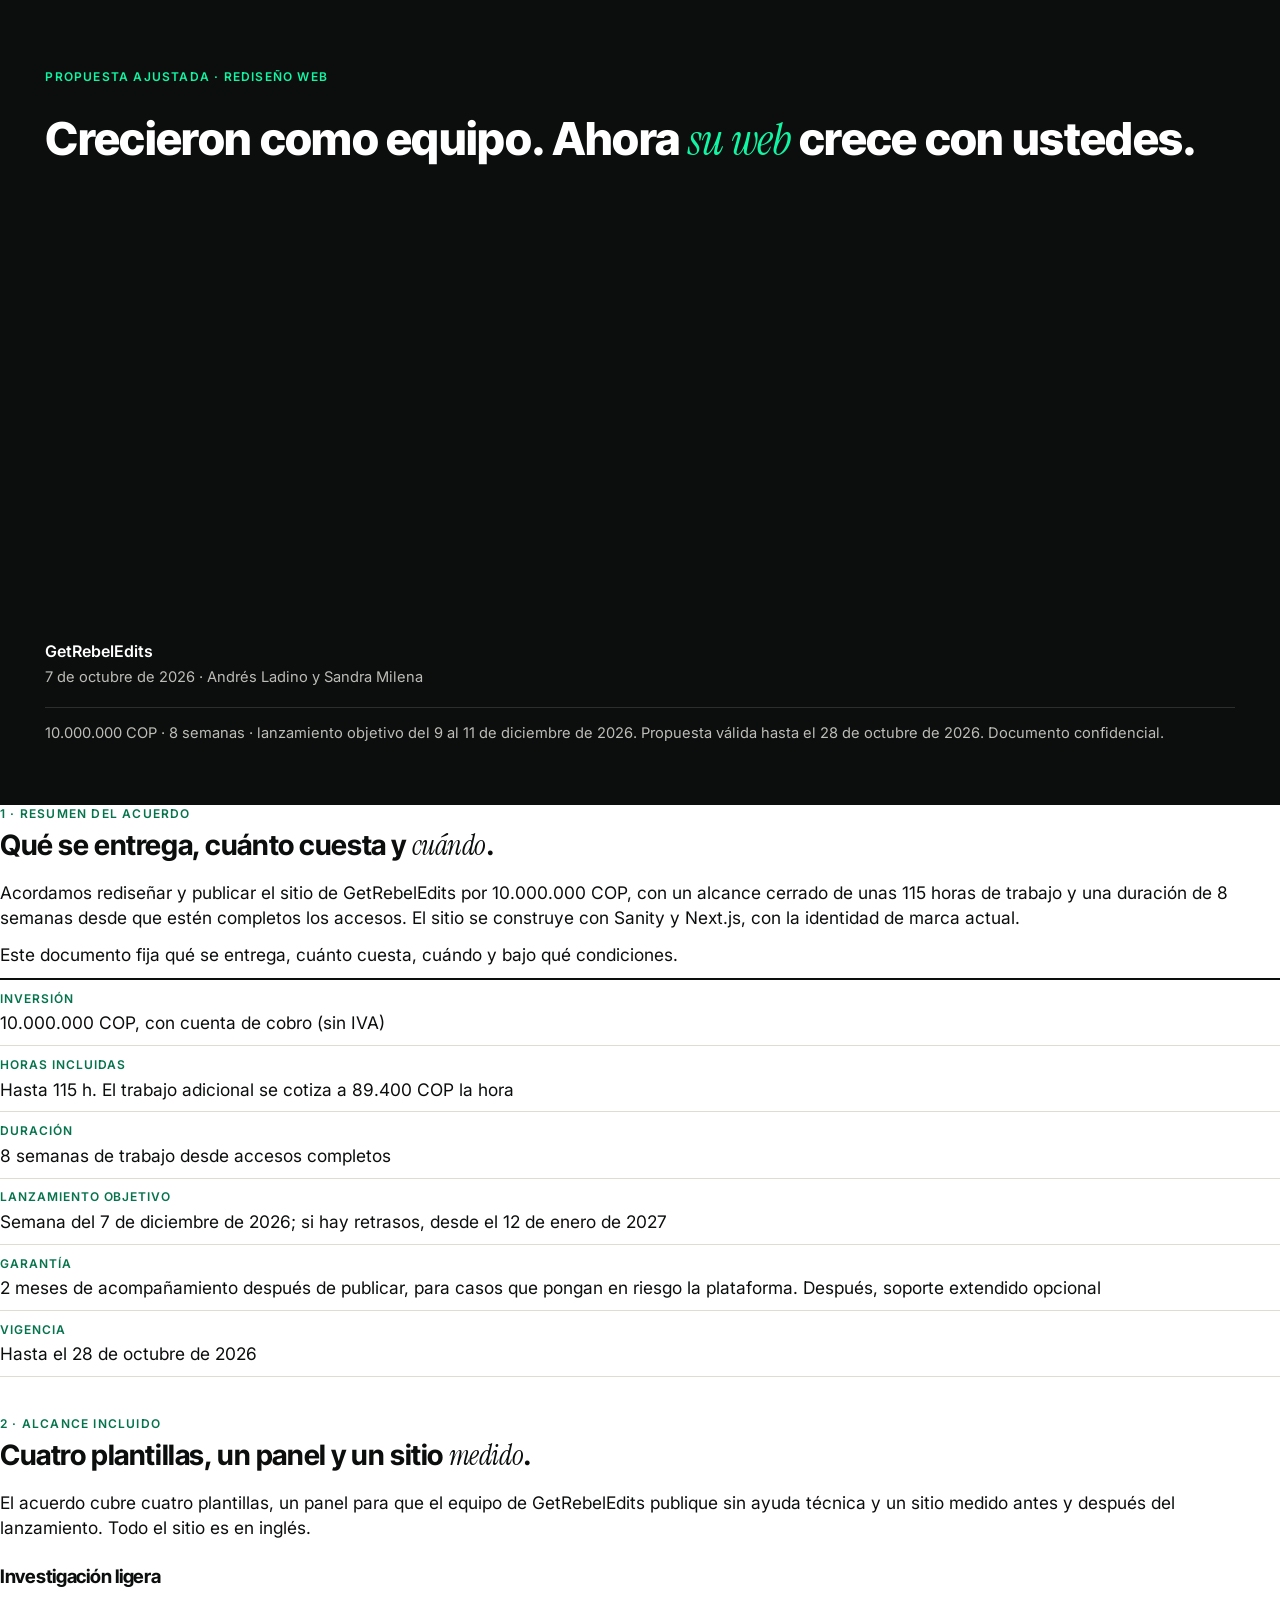
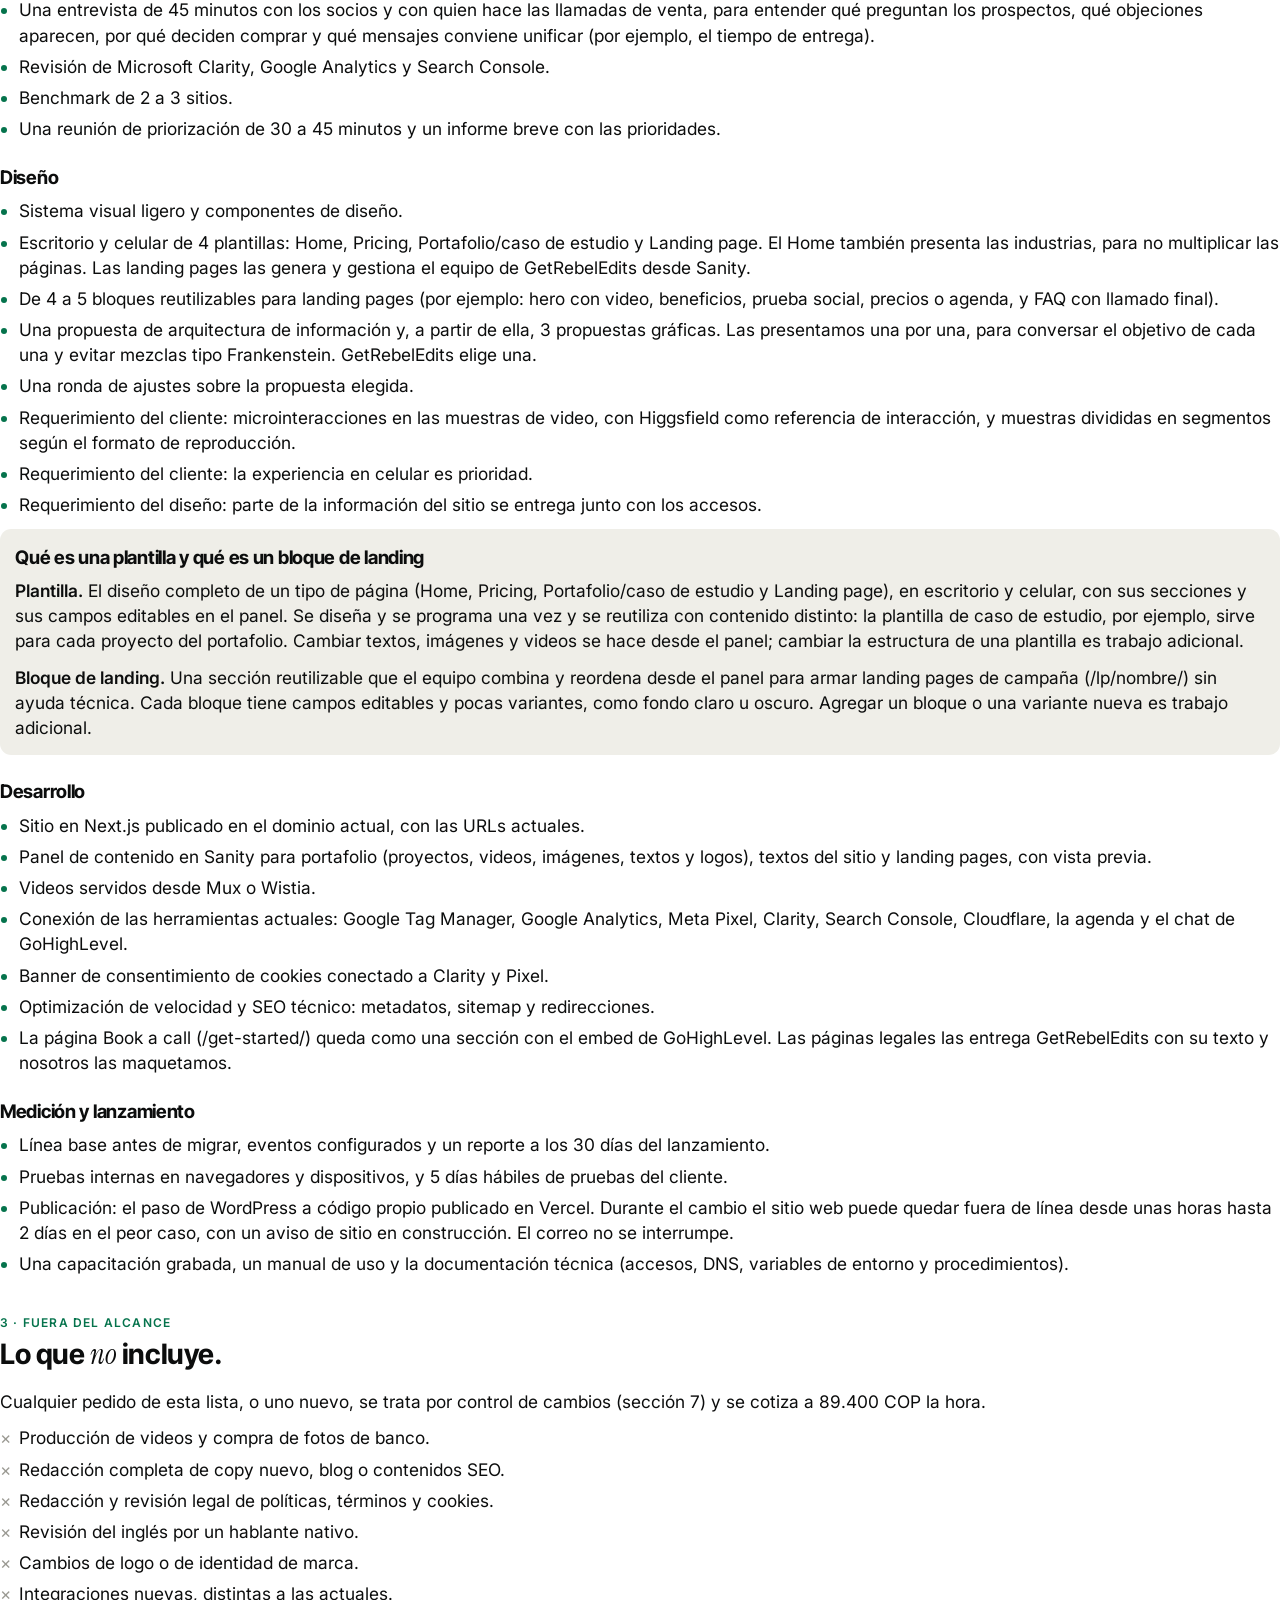
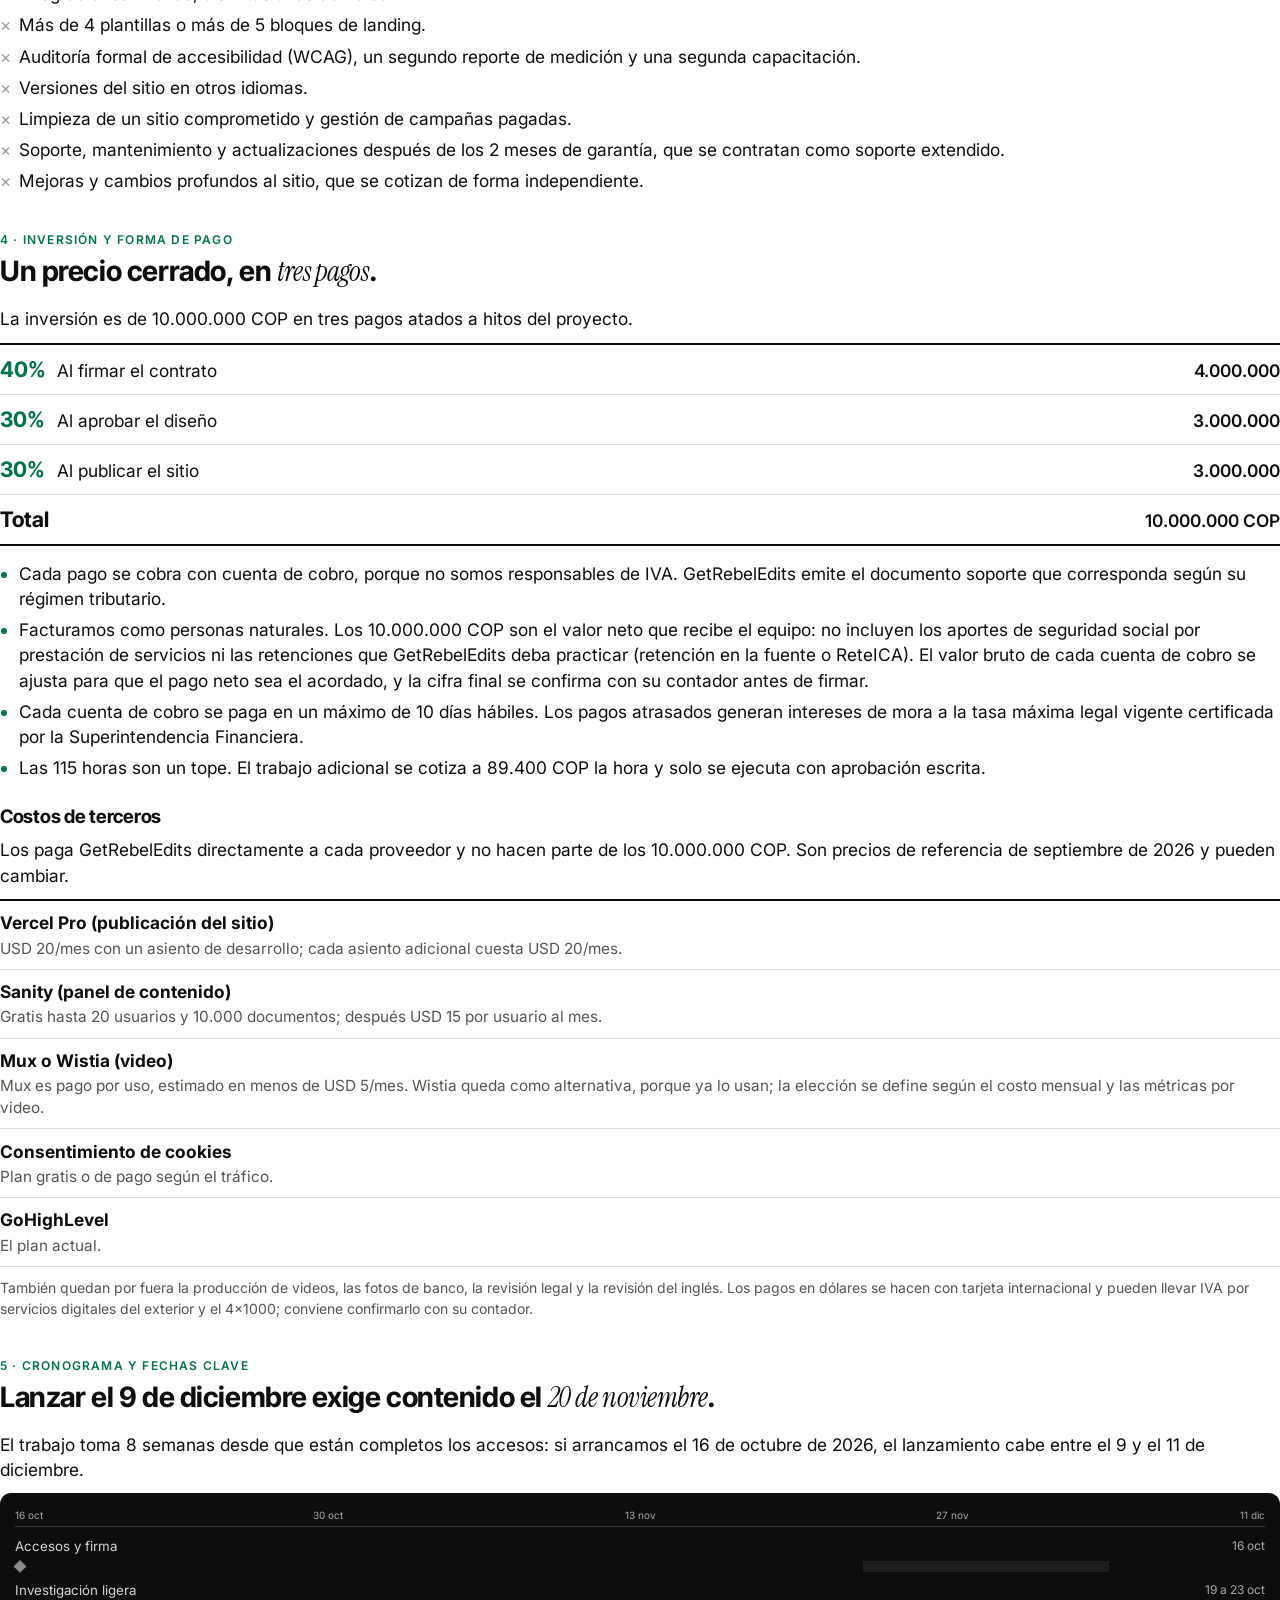
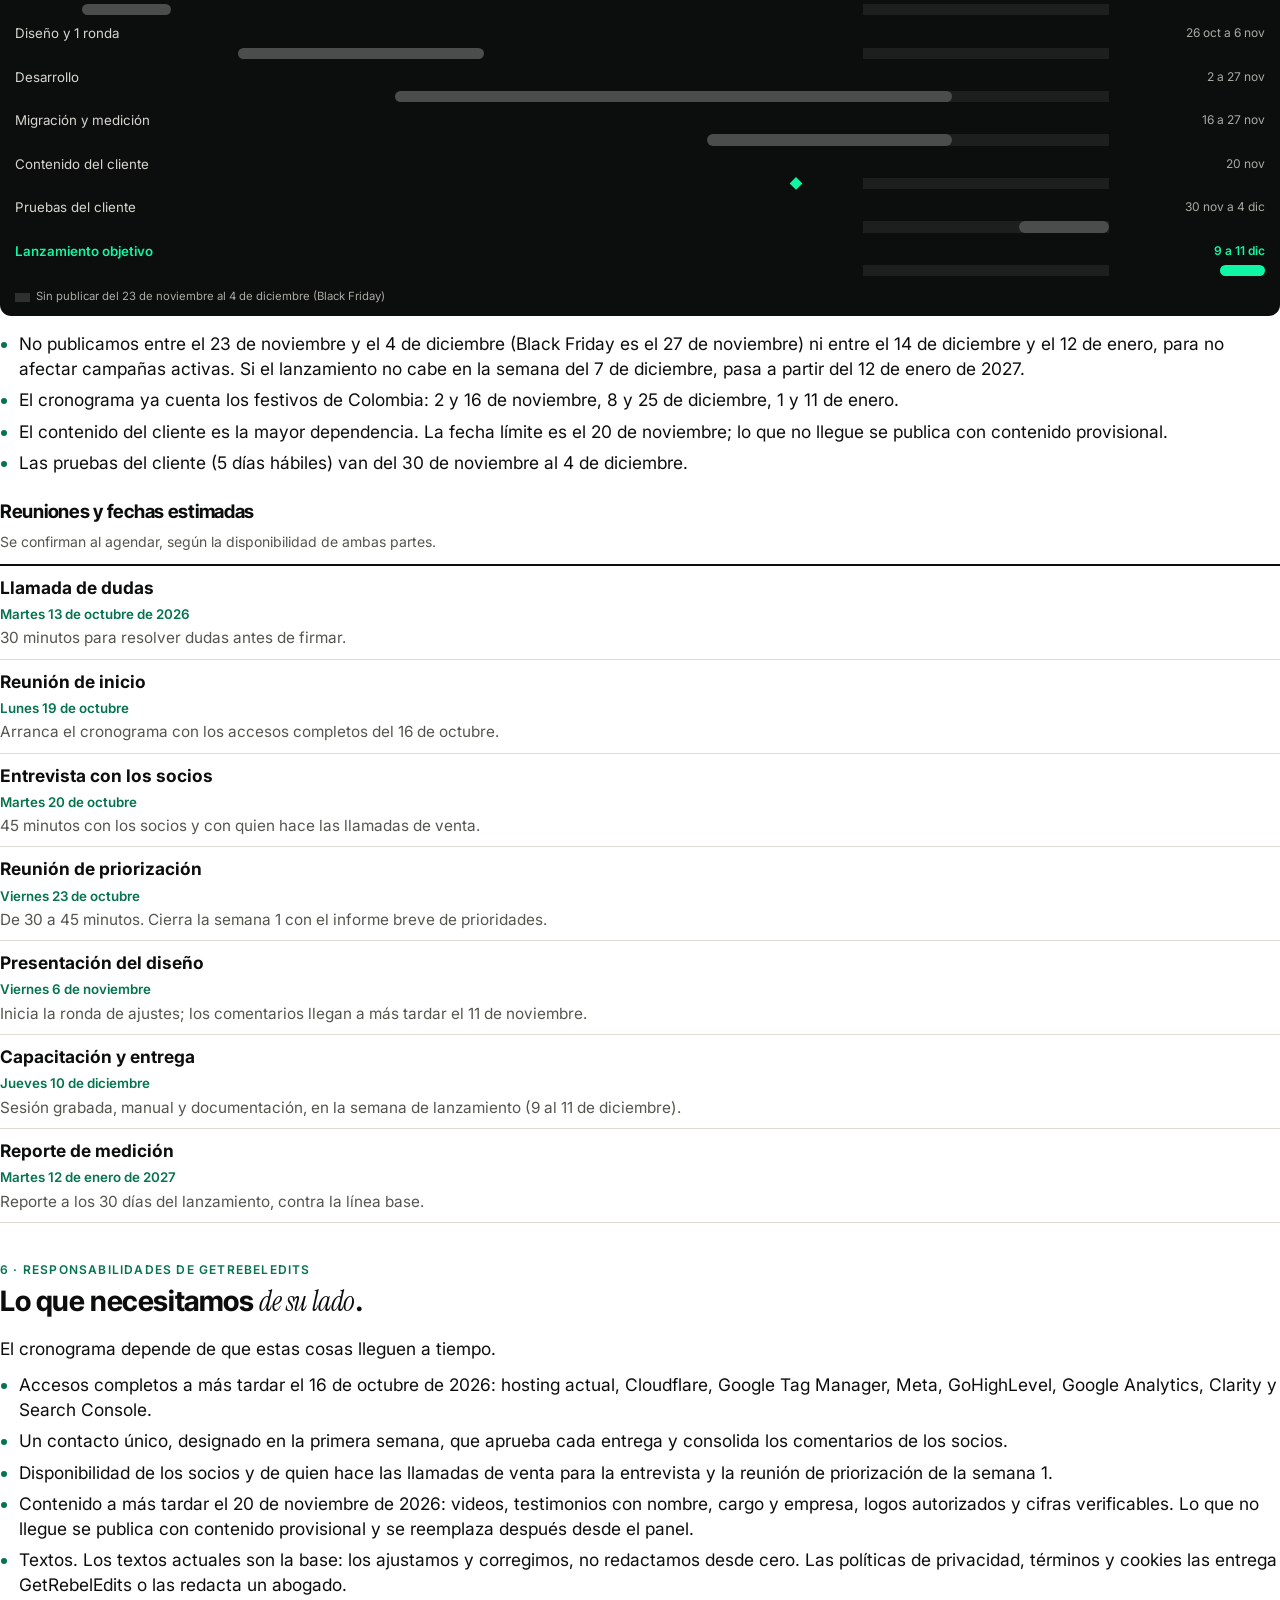
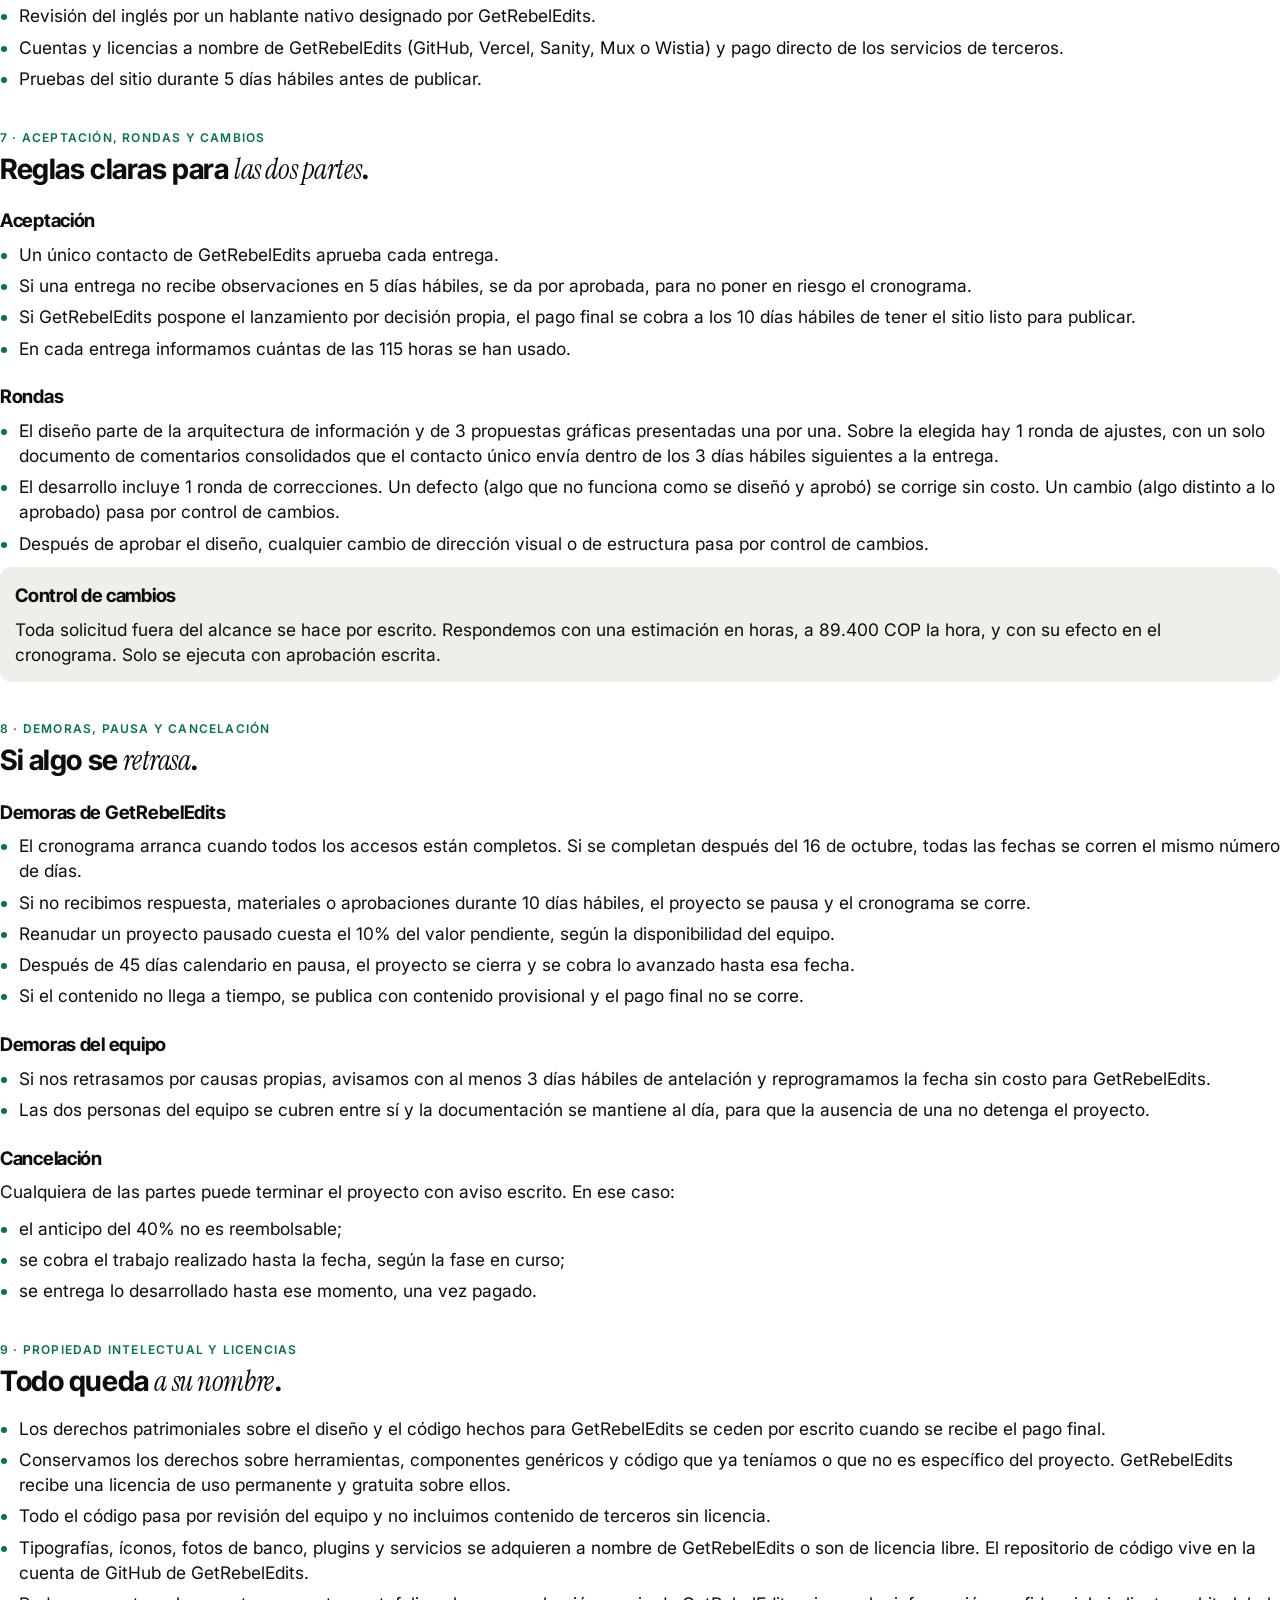
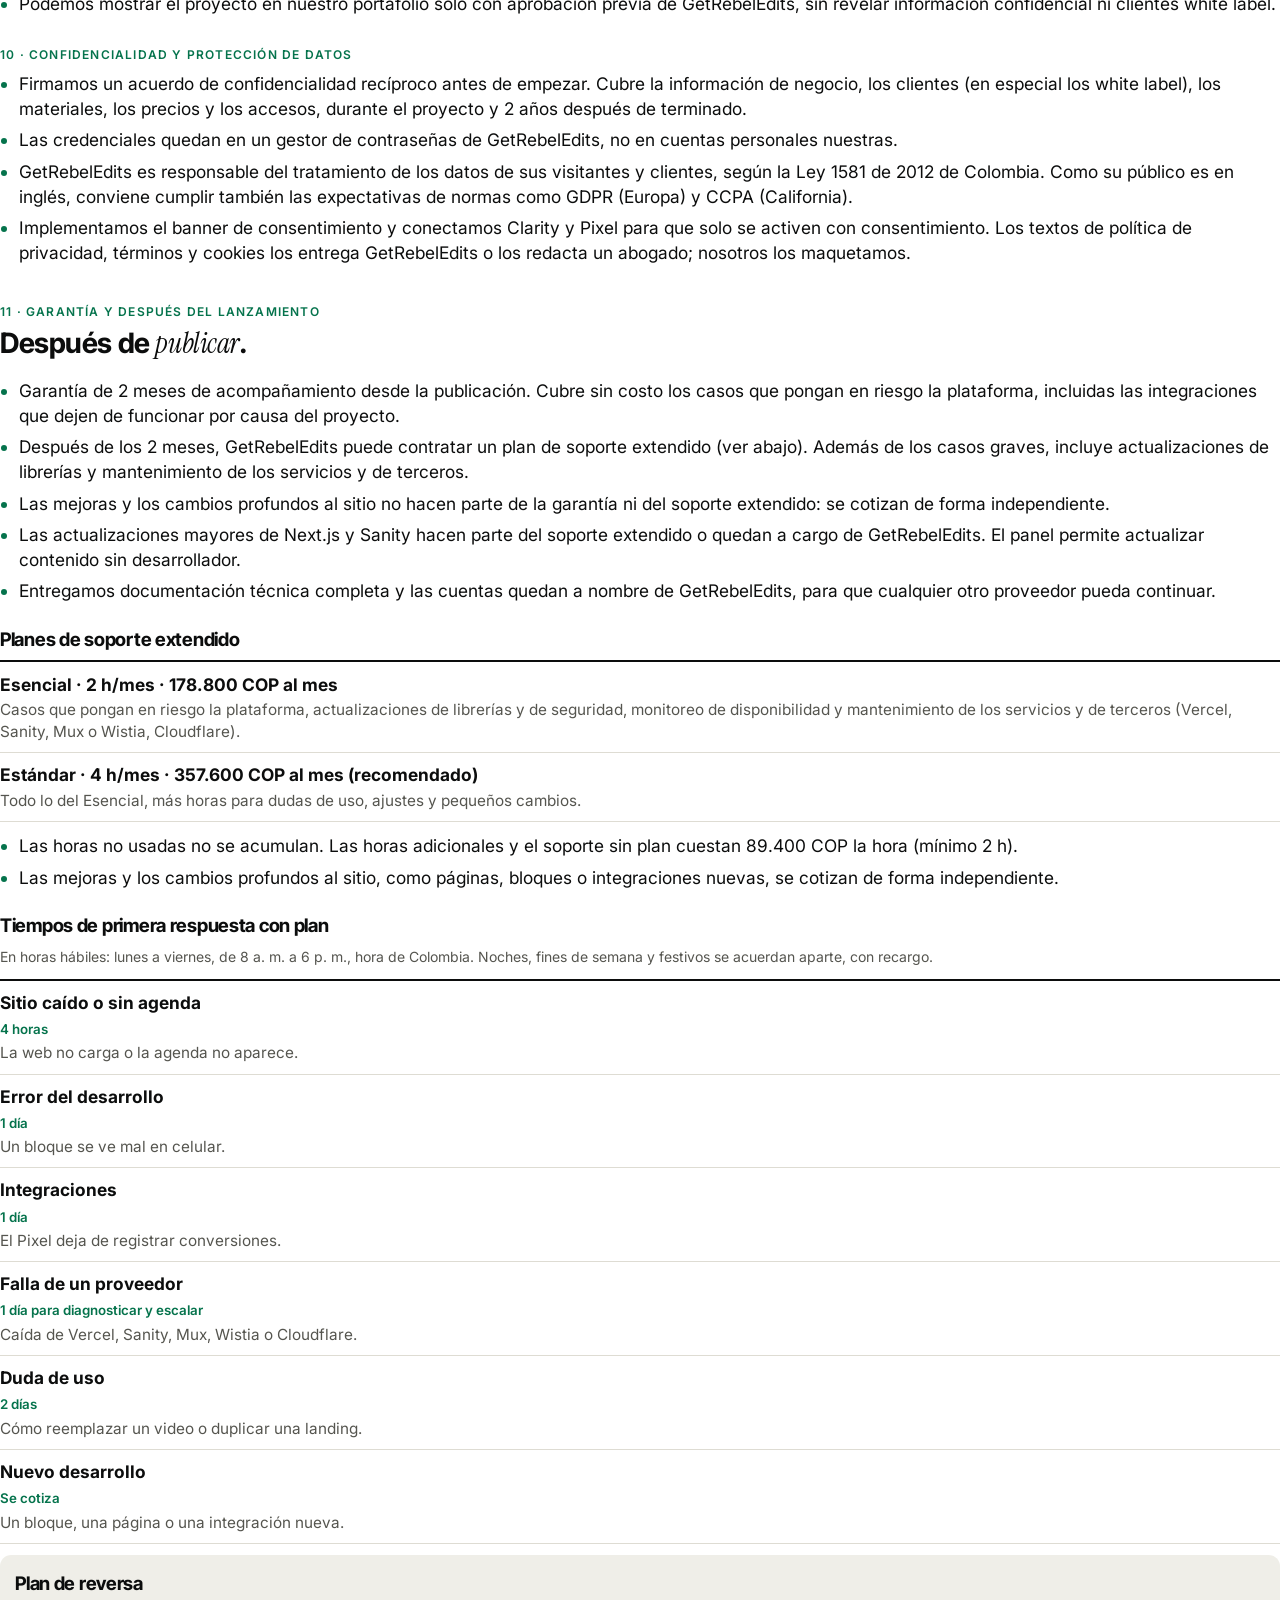
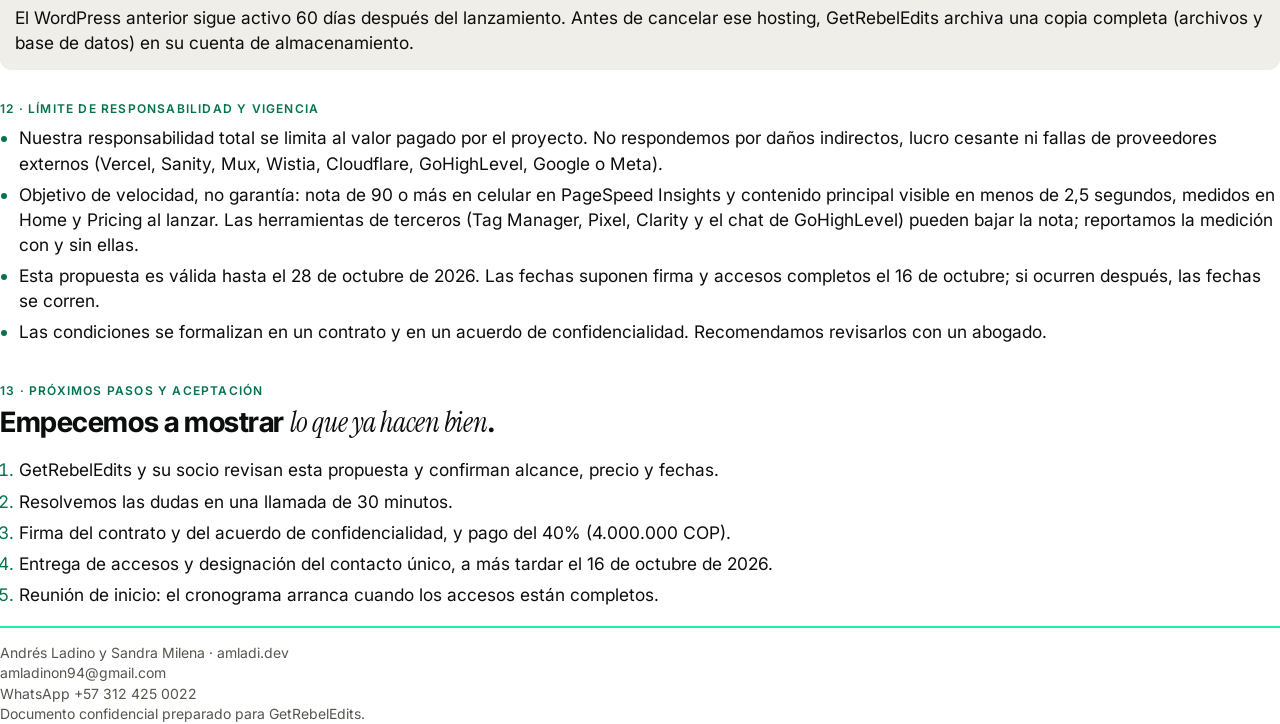
<file: pdf-fuente/propuesta.html>
<!doctype html>
<html lang="es">
<head>
<meta charset="utf-8">
<title>Propuesta de rediseño web · GetRebelEdits</title>
<link href="https://fonts.googleapis.com/css2?family=Inter:wght@400;500;600&family=Inter+Tight:wght@600;700;800&family=Instrument+Serif:ital@1&display=swap" rel="stylesheet">
<style>
  /* Formato para leer en celular: 120 × 213 mm, cuerpo 13 pt */
  @page { size: 120mm 213mm; margin: 13mm 12mm 14mm; }
  @page :first { margin: 0; }
  :root { --ink:#0c0d0d; --muted:#55554f; --line:#dedcd3; --mint:#0ff7a4; --mint-ink:#05734c; --tint:#efeee8; }
  * { box-sizing: border-box; }
  html { -webkit-print-color-adjust: exact; print-color-adjust: exact; }
  body { margin:0; font-family:"Inter",sans-serif; font-size:13pt; line-height:1.45; color:var(--ink); }
  h1,h2,h3 { font-family:"Inter Tight","Inter",sans-serif; letter-spacing:-.015em; margin:0; break-after:avoid; break-inside:avoid; }
  em { font-family:"Instrument Serif",Georgia,serif; font-style:italic; font-weight:400; }
  p { margin:0 0 3mm; }
  ul, ol { margin:0 0 3mm; padding-left:5mm; }
  li { margin-bottom:1.6mm; }
  li::marker { color:var(--mint-ink); }
  strong { font-weight:600; }

  .cover { height:213mm; display:flex; flex-direction:column; justify-content:space-between; break-after:page;
           background:var(--ink); color:#fff; margin:0; padding:18mm 12mm 16mm; }
  .cover .kicker { font-size:9pt; font-weight:600; letter-spacing:.1em; text-transform:uppercase; color:var(--mint); }
  .cover h1 { font-size:34pt; line-height:1; font-weight:800; margin-top:8mm; }
  .cover h1 em { color:var(--mint); }
  .cover .meta { font-size:11pt; color:#bdbdb7; }
  .cover .meta b { color:#fff; font-weight:600; display:block; font-size:12pt; margin-bottom:1mm; }
  .cover .stamp { border-top:1px solid #2c2e2e; padding-top:4mm; margin-top:5mm; }

  section { margin-top:10mm; }
  section:first-of-type { margin-top:0; }
  .num { break-after:avoid; font-size:9pt; font-weight:600; letter-spacing:.1em; text-transform:uppercase; color:var(--mint-ink); margin-bottom:2mm; }
  h2 { font-size:21pt; line-height:1.08; font-weight:700; margin-bottom:5mm; }
  h3 { font-size:14pt; font-weight:700; margin:6mm 0 2mm; }
  .lead { color:var(--muted); }

  .facts { border-top:2px solid var(--ink); margin:0 0 4mm; }
  .facts div { border-bottom:1px solid var(--line); padding:2.6mm 0; break-inside:avoid; }
  .facts dt { font-size:9pt; font-weight:600; letter-spacing:.08em; text-transform:uppercase; color:var(--mint-ink); }
  .facts dd { margin:.8mm 0 0; }

  .box { background:var(--tint); border-radius:3mm; padding:4mm; margin:3mm 0; -webkit-box-decoration-break:clone; box-decoration-break:clone; }
  .box h3 { margin-top:0; }
  .box p:last-child, .box ul:last-child { margin-bottom:0; }

  .pay { border-top:2px solid var(--ink); margin-bottom:4mm; }
  .pay div { display:flex; justify-content:space-between; align-items:baseline; border-bottom:1px solid var(--line); padding:2.4mm 0; }
  .pay b { font-family:"Inter Tight",sans-serif; font-size:16pt; color:var(--mint-ink); width:15mm; }
  .pay span { flex:1; }
  .pay i { font-style:normal; font-weight:600; }
  .pay .total { border-bottom:2px solid var(--ink); }
  .pay .total b { color:var(--ink); }

  /* Gantt para página angosta: 56 días del 16 oct al 11 dic */
  .gantt { background:var(--ink); color:#d6d6d0; border-radius:3mm; padding:4mm 4mm 3mm; margin:3mm 0 4mm; break-inside:avoid; }
  .g-axis { position:relative; height:5mm; font-size:7.5pt; color:#a9aaa4; border-bottom:1px solid #3a3c3c; margin-bottom:1.5mm; }
  .g-axis span { position:absolute; left:calc(var(--d)/56*100%); transform:translateX(-50%); white-space:nowrap; }
  .g-axis span:first-child { transform:none; } .g-axis span:last-child { transform:translateX(-100%); }
  .g-row { padding:1.2mm 0; }
  .g-row .t { display:flex; justify-content:space-between; font-size:10pt; }
  .g-row .t small { font-size:9pt; color:#a9aaa4; }
  .g-track { position:relative; height:3mm; margin-top:1mm; background:linear-gradient(90deg, transparent calc(38/56*100%), rgba(255,255,255,.07) calc(38/56*100%), rgba(255,255,255,.07) calc(49/56*100%), transparent calc(49/56*100%)); }
  .g-bar { position:absolute; top:0; height:3mm; left:calc(var(--a)/56*100%); width:calc((var(--b) - var(--a))/56*100%); border-radius:2mm; background:#4a4d4c; }
  .g-ms { position:absolute; top:.25mm; left:calc(var(--a)/56*100%); width:2.5mm; height:2.5mm; transform:translateX(-50%) rotate(45deg); background:#8a8d8b; }
  .g-row.key .g-ms, .g-row.launch .g-bar { background:var(--mint); }
  .g-row.launch .t { color:var(--mint); font-weight:600; }
  .g-note { font-size:8.5pt; color:#a9aaa4; margin-top:2mm; }
  .g-note i { display:inline-block; width:4mm; height:2.4mm; background:rgba(255,255,255,.14); vertical-align:middle; margin-right:1.5mm; }

  .meet div { border-bottom:1px solid var(--line); padding:2.4mm 0; break-inside:avoid; }
  .meet div:first-child { border-top:2px solid var(--ink); }
  .meet b { display:block; } .meet small { color:var(--mint-ink); font-weight:600; font-size:10pt; }
  .meet p { margin:.6mm 0 0; color:var(--muted); font-size:11.5pt; }

  .cost div { border-bottom:1px solid var(--line); padding:2.4mm 0; break-inside:avoid; }
  .cost div:first-child { border-top:2px solid var(--ink); }
  .cost b { display:block; }
  .cost p { margin:.6mm 0 0; color:var(--muted); font-size:11.5pt; }

  .x { list-style:none; padding:0; }
  .x li { padding-left:5mm; position:relative; }
  .x li::before { content:"×"; position:absolute; left:0; color:#9b9a93; }

  .small { font-size:10.5pt; color:var(--muted); }
  .end { margin-top:5mm; padding-top:4mm; border-top:2px solid var(--mint); font-size:10.5pt; color:var(--muted); }
</style>
</head>
<body>

<div class="cover">
  <div>
    <div class="kicker">Propuesta ajustada · Rediseño web</div>
    <h1>Crecieron como equipo. Ahora <em>su web</em> crece con ustedes.</h1>
  </div>
  <div class="meta">
    <b>GetRebelEdits</b>
    7 de octubre de 2026 · Andrés Ladino y Sandra Milena
    <div class="stamp">10.000.000 COP · 8 semanas · lanzamiento objetivo del 9 al 11 de diciembre de 2026. Propuesta válida hasta el 28 de octubre de 2026. Documento confidencial.</div>
  </div>
</div>

<section>
  <div class="num">1 · Resumen del acuerdo</div>
  <h2>Qué se entrega, cuánto cuesta y <em>cuándo</em>.</h2>
  <p>Acordamos rediseñar y publicar el sitio de GetRebelEdits por 10.000.000 COP, con un alcance cerrado de unas 115 horas de trabajo y una duración de 8 semanas desde que estén completos los accesos. El sitio se construye con Sanity y Next.js, con la identidad de marca actual.</p>
  <p>Este documento fija qué se entrega, cuánto cuesta, cuándo y bajo qué condiciones.</p>
  <dl class="facts">
    <div><dt>Inversión</dt><dd>10.000.000 COP, con cuenta de cobro (sin IVA)</dd></div>
    <div><dt>Horas incluidas</dt><dd>Hasta 115 h. El trabajo adicional se cotiza a 89.400 COP la hora</dd></div>
    <div><dt>Duración</dt><dd>8 semanas de trabajo desde accesos completos</dd></div>
    <div><dt>Lanzamiento objetivo</dt><dd>Semana del 7 de diciembre de 2026; si hay retrasos, desde el 12 de enero de 2027</dd></div>
    <div><dt>Garantía</dt><dd>2 meses de acompañamiento después de publicar, para casos que pongan en riesgo la plataforma. Después, soporte extendido opcional</dd></div>
    <div><dt>Vigencia</dt><dd>Hasta el 28 de octubre de 2026</dd></div>
  </dl>
</section>

<section>
  <div class="num">2 · Alcance incluido</div>
  <h2>Cuatro plantillas, un panel y un sitio <em>medido</em>.</h2>
  <p>El acuerdo cubre cuatro plantillas, un panel para que el equipo de GetRebelEdits publique sin ayuda técnica y un sitio medido antes y después del lanzamiento. Todo el sitio es en inglés.</p>

  <h3>Investigación ligera</h3>
  <ul>
    <li>Una entrevista de 45 minutos con los socios y con quien hace las llamadas de venta, para entender qué preguntan los prospectos, qué objeciones aparecen, por qué deciden comprar y qué mensajes conviene unificar (por ejemplo, el tiempo de entrega).</li>
    <li>Revisión de Microsoft Clarity, Google Analytics y Search Console.</li>
    <li>Benchmark de 2 a 3 sitios.</li>
    <li>Una reunión de priorización de 30 a 45 minutos y un informe breve con las prioridades.</li>
  </ul>

  <h3>Diseño</h3>
  <ul>
    <li>Sistema visual ligero y componentes de diseño.</li>
    <li>Escritorio y celular de 4 plantillas: Home, Pricing, Portafolio/caso de estudio y Landing page. El Home también presenta las industrias, para no multiplicar las páginas. Las landing pages las genera y gestiona el equipo de GetRebelEdits desde Sanity.</li>
    <li>De 4 a 5 bloques reutilizables para landing pages (por ejemplo: hero con video, beneficios, prueba social, precios o agenda, y FAQ con llamado final).</li>
    <li>Una propuesta de arquitectura de información y, a partir de ella, 3 propuestas gráficas. Las presentamos una por una, para conversar el objetivo de cada una y evitar mezclas tipo Frankenstein. GetRebelEdits elige una.</li>
    <li>Una ronda de ajustes sobre la propuesta elegida.</li>
    <li>Requerimiento del cliente: microinteracciones en las muestras de video, con Higgsfield como referencia de interacción, y muestras divididas en segmentos según el formato de reproducción.</li>
    <li>Requerimiento del cliente: la experiencia en celular es prioridad.</li>
    <li>Requerimiento del diseño: parte de la información del sitio se entrega junto con los accesos.</li>
  </ul>

  <div class="box">
    <h3>Qué es una plantilla y qué es un bloque de landing</h3>
    <p><strong>Plantilla.</strong> El diseño completo de un tipo de página (Home, Pricing, Portafolio/caso de estudio y Landing page), en escritorio y celular, con sus secciones y sus campos editables en el panel. Se diseña y se programa una vez y se reutiliza con contenido distinto: la plantilla de caso de estudio, por ejemplo, sirve para cada proyecto del portafolio. Cambiar textos, imágenes y videos se hace desde el panel; cambiar la estructura de una plantilla es trabajo adicional.</p>
    <p><strong>Bloque de landing.</strong> Una sección reutilizable que el equipo combina y reordena desde el panel para armar landing pages de campaña (/lp/nombre/) sin ayuda técnica. Cada bloque tiene campos editables y pocas variantes, como fondo claro u oscuro. Agregar un bloque o una variante nueva es trabajo adicional.</p>
  </div>

  <h3>Desarrollo</h3>
  <ul>
    <li>Sitio en Next.js publicado en el dominio actual, con las URLs actuales.</li>
    <li>Panel de contenido en Sanity para portafolio (proyectos, videos, imágenes, textos y logos), textos del sitio y landing pages, con vista previa.</li>
    <li>Videos servidos desde Mux o Wistia.</li>
    <li>Conexión de las herramientas actuales: Google Tag Manager, Google Analytics, Meta Pixel, Clarity, Search Console, Cloudflare, la agenda y el chat de GoHighLevel.</li>
    <li>Banner de consentimiento de cookies conectado a Clarity y Pixel.</li>
    <li>Optimización de velocidad y SEO técnico: metadatos, sitemap y redirecciones.</li>
    <li>La página Book a call (/get-started/) queda como una sección con el embed de GoHighLevel. Las páginas legales las entrega GetRebelEdits con su texto y nosotros las maquetamos.</li>
  </ul>

  <h3>Medición y lanzamiento</h3>
  <ul>
    <li>Línea base antes de migrar, eventos configurados y un reporte a los 30 días del lanzamiento.</li>
    <li>Pruebas internas en navegadores y dispositivos, y 5 días hábiles de pruebas del cliente.</li>
    <li>Publicación: el paso de WordPress a código propio publicado en Vercel. Durante el cambio el sitio web puede quedar fuera de línea desde unas horas hasta 2 días en el peor caso, con un aviso de sitio en construcción. El correo no se interrumpe.</li>
    <li>Una capacitación grabada, un manual de uso y la documentación técnica (accesos, DNS, variables de entorno y procedimientos).</li>
  </ul>
</section>

<section>
  <div class="num">3 · Fuera del alcance</div>
  <h2>Lo que <em>no</em> incluye.</h2>
  <p>Cualquier pedido de esta lista, o uno nuevo, se trata por control de cambios (sección 7) y se cotiza a 89.400 COP la hora.</p>
  <ul class="x">
    <li>Producción de videos y compra de fotos de banco.</li>
    <li>Redacción completa de copy nuevo, blog o contenidos SEO.</li>
    <li>Redacción y revisión legal de políticas, términos y cookies.</li>
    <li>Revisión del inglés por un hablante nativo.</li>
    <li>Cambios de logo o de identidad de marca.</li>
    <li>Integraciones nuevas, distintas a las actuales.</li>
    <li>Más de 4 plantillas o más de 5 bloques de landing.</li>
    <li>Auditoría formal de accesibilidad (WCAG), un segundo reporte de medición y una segunda capacitación.</li>
    <li>Versiones del sitio en otros idiomas.</li>
    <li>Limpieza de un sitio comprometido y gestión de campañas pagadas.</li>
    <li>Soporte, mantenimiento y actualizaciones después de los 2 meses de garantía, que se contratan como soporte extendido.</li>
    <li>Mejoras y cambios profundos al sitio, que se cotizan de forma independiente.</li>
  </ul>
</section>

<section>
  <div class="num">4 · Inversión y forma de pago</div>
  <h2>Un precio cerrado, en <em>tres pagos</em>.</h2>
  <p>La inversión es de 10.000.000 COP en tres pagos atados a hitos del proyecto.</p>
  <div class="pay">
    <div><b>40%</b><span>Al firmar el contrato</span><i>4.000.000</i></div>
    <div><b>30%</b><span>Al aprobar el diseño</span><i>3.000.000</i></div>
    <div><b>30%</b><span>Al publicar el sitio</span><i>3.000.000</i></div>
    <div class="total"><b>Total</b><span></span><i>10.000.000 COP</i></div>
  </div>
  <ul>
    <li>Cada pago se cobra con cuenta de cobro, porque no somos responsables de IVA. GetRebelEdits emite el documento soporte que corresponda según su régimen tributario.</li>
    <li>Facturamos como personas naturales. Los 10.000.000 COP son el valor neto que recibe el equipo: no incluyen los aportes de seguridad social por prestación de servicios ni las retenciones que GetRebelEdits deba practicar (retención en la fuente o ReteICA). El valor bruto de cada cuenta de cobro se ajusta para que el pago neto sea el acordado, y la cifra final se confirma con su contador antes de firmar.</li>
    <li>Cada cuenta de cobro se paga en un máximo de 10 días hábiles. Los pagos atrasados generan intereses de mora a la tasa máxima legal vigente certificada por la Superintendencia Financiera.</li>
    <li>Las 115 horas son un tope. El trabajo adicional se cotiza a 89.400 COP la hora y solo se ejecuta con aprobación escrita.</li>
  </ul>

  <h3>Costos de terceros</h3>
  <p>Los paga GetRebelEdits directamente a cada proveedor y no hacen parte de los 10.000.000 COP. Son precios de referencia de septiembre de 2026 y pueden cambiar.</p>
  <div class="cost">
    <div><b>Vercel Pro (publicación del sitio)</b><p>USD 20/mes con un asiento de desarrollo; cada asiento adicional cuesta USD 20/mes.</p></div>
    <div><b>Sanity (panel de contenido)</b><p>Gratis hasta 20 usuarios y 10.000 documentos; después USD 15 por usuario al mes.</p></div>
    <div><b>Mux o Wistia (video)</b><p>Mux es pago por uso, estimado en menos de USD 5/mes. Wistia queda como alternativa, porque ya lo usan; la elección se define según el costo mensual y las métricas por video.</p></div>
    <div><b>Consentimiento de cookies</b><p>Plan gratis o de pago según el tráfico.</p></div>
    <div><b>GoHighLevel</b><p>El plan actual.</p></div>
  </div>
  <p class="small" style="margin-top:3mm">También quedan por fuera la producción de videos, las fotos de banco, la revisión legal y la revisión del inglés. Los pagos en dólares se hacen con tarjeta internacional y pueden llevar IVA por servicios digitales del exterior y el 4x1000; conviene confirmarlo con su contador.</p>
</section>

<section>
  <div class="num">5 · Cronograma y fechas clave</div>
  <h2>Lanzar el 9 de diciembre exige contenido el <em>20 de noviembre</em>.</h2>
  <p>El trabajo toma 8 semanas desde que están completos los accesos: si arrancamos el 16 de octubre de 2026, el lanzamiento cabe entre el 9 y el 11 de diciembre.</p>

  <div class="gantt">
    <div class="g-axis"><span style="--d:0">16 oct</span><span style="--d:14">30 oct</span><span style="--d:28">13 nov</span><span style="--d:42">27 nov</span><span style="--d:56">11 dic</span></div>
    <div class="g-row"><div class="t">Accesos y firma <small>16 oct</small></div><div class="g-track"><i class="g-ms" style="--a:0;left:1.3mm"></i></div></div>
    <div class="g-row"><div class="t">Investigación ligera <small>19 a 23 oct</small></div><div class="g-track"><i class="g-bar" style="--a:3;--b:7"></i></div></div>
    <div class="g-row"><div class="t">Diseño y 1 ronda <small>26 oct a 6 nov</small></div><div class="g-track"><i class="g-bar" style="--a:10;--b:21"></i></div></div>
    <div class="g-row"><div class="t">Desarrollo <small>2 a 27 nov</small></div><div class="g-track"><i class="g-bar" style="--a:17;--b:42"></i></div></div>
    <div class="g-row"><div class="t">Migración y medición <small>16 a 27 nov</small></div><div class="g-track"><i class="g-bar" style="--a:31;--b:42"></i></div></div>
    <div class="g-row key"><div class="t">Contenido del cliente <small>20 nov</small></div><div class="g-track"><i class="g-ms" style="--a:35"></i></div></div>
    <div class="g-row"><div class="t">Pruebas del cliente <small>30 nov a 4 dic</small></div><div class="g-track"><i class="g-bar" style="--a:45;--b:49"></i></div></div>
    <div class="g-row launch"><div class="t">Lanzamiento objetivo <small style="color:inherit">9 a 11 dic</small></div><div class="g-track"><i class="g-bar" style="--a:54;--b:56"></i></div></div>
    <div class="g-note"><i></i>Sin publicar del 23 de noviembre al 4 de diciembre (Black Friday)</div>
  </div>

  <ul>
    <li>No publicamos entre el 23 de noviembre y el 4 de diciembre (Black Friday es el 27 de noviembre) ni entre el 14 de diciembre y el 12 de enero, para no afectar campañas activas. Si el lanzamiento no cabe en la semana del 7 de diciembre, pasa a partir del 12 de enero de 2027.</li>
    <li>El cronograma ya cuenta los festivos de Colombia: 2 y 16 de noviembre, 8 y 25 de diciembre, 1 y 11 de enero.</li>
    <li>El contenido del cliente es la mayor dependencia. La fecha límite es el 20 de noviembre; lo que no llegue se publica con contenido provisional.</li>
    <li>Las pruebas del cliente (5 días hábiles) van del 30 de noviembre al 4 de diciembre.</li>
  </ul>

  <h3>Reuniones y fechas estimadas</h3>
  <p class="small">Se confirman al agendar, según la disponibilidad de ambas partes.</p>
  <div class="meet">
    <div><b>Llamada de dudas</b><small>Martes 13 de octubre de 2026</small><p>30 minutos para resolver dudas antes de firmar.</p></div>
    <div><b>Reunión de inicio</b><small>Lunes 19 de octubre</small><p>Arranca el cronograma con los accesos completos del 16 de octubre.</p></div>
    <div><b>Entrevista con los socios</b><small>Martes 20 de octubre</small><p>45 minutos con los socios y con quien hace las llamadas de venta.</p></div>
    <div><b>Reunión de priorización</b><small>Viernes 23 de octubre</small><p>De 30 a 45 minutos. Cierra la semana 1 con el informe breve de prioridades.</p></div>
    <div><b>Presentación del diseño</b><small>Viernes 6 de noviembre</small><p>Inicia la ronda de ajustes; los comentarios llegan a más tardar el 11 de noviembre.</p></div>
    <div><b>Capacitación y entrega</b><small>Jueves 10 de diciembre</small><p>Sesión grabada, manual y documentación, en la semana de lanzamiento (9 al 11 de diciembre).</p></div>
    <div><b>Reporte de medición</b><small>Martes 12 de enero de 2027</small><p>Reporte a los 30 días del lanzamiento, contra la línea base.</p></div>
  </div>
</section>

<section>
  <div class="num">6 · Responsabilidades de GetRebelEdits</div>
  <h2>Lo que necesitamos <em>de su lado</em>.</h2>
  <p>El cronograma depende de que estas cosas lleguen a tiempo.</p>
  <ul>
    <li>Accesos completos a más tardar el 16 de octubre de 2026: hosting actual, Cloudflare, Google Tag Manager, Meta, GoHighLevel, Google Analytics, Clarity y Search Console.</li>
    <li>Un contacto único, designado en la primera semana, que aprueba cada entrega y consolida los comentarios de los socios.</li>
    <li>Disponibilidad de los socios y de quien hace las llamadas de venta para la entrevista y la reunión de priorización de la semana 1.</li>
    <li>Contenido a más tardar el 20 de noviembre de 2026: videos, testimonios con nombre, cargo y empresa, logos autorizados y cifras verificables. Lo que no llegue se publica con contenido provisional y se reemplaza después desde el panel.</li>
    <li>Textos. Los textos actuales son la base: los ajustamos y corregimos, no redactamos desde cero. Las políticas de privacidad, términos y cookies las entrega GetRebelEdits o las redacta un abogado.</li>
    <li>Revisión del inglés por un hablante nativo designado por GetRebelEdits.</li>
    <li>Cuentas y licencias a nombre de GetRebelEdits (GitHub, Vercel, Sanity, Mux o Wistia) y pago directo de los servicios de terceros.</li>
    <li>Pruebas del sitio durante 5 días hábiles antes de publicar.</li>
  </ul>
</section>

<section>
  <div class="num">7 · Aceptación, rondas y cambios</div>
  <h2>Reglas claras para <em>las dos partes</em>.</h2>
  <h3>Aceptación</h3>
  <ul>
    <li>Un único contacto de GetRebelEdits aprueba cada entrega.</li>
    <li>Si una entrega no recibe observaciones en 5 días hábiles, se da por aprobada, para no poner en riesgo el cronograma.</li>
    <li>Si GetRebelEdits pospone el lanzamiento por decisión propia, el pago final se cobra a los 10 días hábiles de tener el sitio listo para publicar.</li>
    <li>En cada entrega informamos cuántas de las 115 horas se han usado.</li>
  </ul>
  <h3>Rondas</h3>
  <ul>
    <li>El diseño parte de la arquitectura de información y de 3 propuestas gráficas presentadas una por una. Sobre la elegida hay 1 ronda de ajustes, con un solo documento de comentarios consolidados que el contacto único envía dentro de los 3 días hábiles siguientes a la entrega.</li>
    <li>El desarrollo incluye 1 ronda de correcciones. Un defecto (algo que no funciona como se diseñó y aprobó) se corrige sin costo. Un cambio (algo distinto a lo aprobado) pasa por control de cambios.</li>
    <li>Después de aprobar el diseño, cualquier cambio de dirección visual o de estructura pasa por control de cambios.</li>
  </ul>
  <div class="box">
    <h3>Control de cambios</h3>
    <p>Toda solicitud fuera del alcance se hace por escrito. Respondemos con una estimación en horas, a 89.400 COP la hora, y con su efecto en el cronograma. Solo se ejecuta con aprobación escrita.</p>
  </div>
</section>

<section>
  <div class="num">8 · Demoras, pausa y cancelación</div>
  <h2>Si algo se <em>retrasa</em>.</h2>
  <h3>Demoras de GetRebelEdits</h3>
  <ul>
    <li>El cronograma arranca cuando todos los accesos están completos. Si se completan después del 16 de octubre, todas las fechas se corren el mismo número de días.</li>
    <li>Si no recibimos respuesta, materiales o aprobaciones durante 10 días hábiles, el proyecto se pausa y el cronograma se corre.</li>
    <li>Reanudar un proyecto pausado cuesta el 10% del valor pendiente, según la disponibilidad del equipo.</li>
    <li>Después de 45 días calendario en pausa, el proyecto se cierra y se cobra lo avanzado hasta esa fecha.</li>
    <li>Si el contenido no llega a tiempo, se publica con contenido provisional y el pago final no se corre.</li>
  </ul>
  <h3>Demoras del equipo</h3>
  <ul>
    <li>Si nos retrasamos por causas propias, avisamos con al menos 3 días hábiles de antelación y reprogramamos la fecha sin costo para GetRebelEdits.</li>
    <li>Las dos personas del equipo se cubren entre sí y la documentación se mantiene al día, para que la ausencia de una no detenga el proyecto.</li>
  </ul>
  <h3>Cancelación</h3>
  <p>Cualquiera de las partes puede terminar el proyecto con aviso escrito. En ese caso:</p>
  <ul>
    <li>el anticipo del 40% no es reembolsable;</li>
    <li>se cobra el trabajo realizado hasta la fecha, según la fase en curso;</li>
    <li>se entrega lo desarrollado hasta ese momento, una vez pagado.</li>
  </ul>
</section>

<section>
  <div class="num">9 · Propiedad intelectual y licencias</div>
  <h2>Todo queda <em>a su nombre</em>.</h2>
  <ul>
    <li>Los derechos patrimoniales sobre el diseño y el código hechos para GetRebelEdits se ceden por escrito cuando se recibe el pago final.</li>
    <li>Conservamos los derechos sobre herramientas, componentes genéricos y código que ya teníamos o que no es específico del proyecto. GetRebelEdits recibe una licencia de uso permanente y gratuita sobre ellos.</li>
    <li>Todo el código pasa por revisión del equipo y no incluimos contenido de terceros sin licencia.</li>
    <li>Tipografías, íconos, fotos de banco, plugins y servicios se adquieren a nombre de GetRebelEdits o son de licencia libre. El repositorio de código vive en la cuenta de GitHub de GetRebelEdits.</li>
    <li>Podemos mostrar el proyecto en nuestro portafolio solo con aprobación previa de GetRebelEdits, sin revelar información confidencial ni clientes white label.</li>
  </ul>

  <div class="num" style="margin-top:8mm">10 · Confidencialidad y protección de datos</div>
  <ul>
    <li>Firmamos un acuerdo de confidencialidad recíproco antes de empezar. Cubre la información de negocio, los clientes (en especial los white label), los materiales, los precios y los accesos, durante el proyecto y 2 años después de terminado.</li>
    <li>Las credenciales quedan en un gestor de contraseñas de GetRebelEdits, no en cuentas personales nuestras.</li>
    <li>GetRebelEdits es responsable del tratamiento de los datos de sus visitantes y clientes, según la Ley 1581 de 2012 de Colombia. Como su público es en inglés, conviene cumplir también las expectativas de normas como GDPR (Europa) y CCPA (California).</li>
    <li>Implementamos el banner de consentimiento y conectamos Clarity y Pixel para que solo se activen con consentimiento. Los textos de política de privacidad, términos y cookies los entrega GetRebelEdits o los redacta un abogado; nosotros los maquetamos.</li>
  </ul>
</section>

<section>
  <div class="num">11 · Garantía y después del lanzamiento</div>
  <h2>Después de <em>publicar</em>.</h2>
  <ul>
    <li>Garantía de 2 meses de acompañamiento desde la publicación. Cubre sin costo los casos que pongan en riesgo la plataforma, incluidas las integraciones que dejen de funcionar por causa del proyecto.</li>
    <li>Después de los 2 meses, GetRebelEdits puede contratar un plan de soporte extendido (ver abajo). Además de los casos graves, incluye actualizaciones de librerías y mantenimiento de los servicios y de terceros.</li>
    <li>Las mejoras y los cambios profundos al sitio no hacen parte de la garantía ni del soporte extendido: se cotizan de forma independiente.</li>
    <li>Las actualizaciones mayores de Next.js y Sanity hacen parte del soporte extendido o quedan a cargo de GetRebelEdits. El panel permite actualizar contenido sin desarrollador.</li>
    <li>Entregamos documentación técnica completa y las cuentas quedan a nombre de GetRebelEdits, para que cualquier otro proveedor pueda continuar.</li>
  </ul>
  <h3>Planes de soporte extendido</h3>
  <div class="cost">
    <div><b>Esencial · 2 h/mes · 178.800 COP al mes</b><p>Casos que pongan en riesgo la plataforma, actualizaciones de librerías y de seguridad, monitoreo de disponibilidad y mantenimiento de los servicios y de terceros (Vercel, Sanity, Mux o Wistia, Cloudflare).</p></div>
    <div><b>Estándar · 4 h/mes · 357.600 COP al mes (recomendado)</b><p>Todo lo del Esencial, más horas para dudas de uso, ajustes y pequeños cambios.</p></div>
  </div>
  <ul style="margin-top:3mm">
    <li>Las horas no usadas no se acumulan. Las horas adicionales y el soporte sin plan cuestan 89.400 COP la hora (mínimo 2 h).</li>
    <li>Las mejoras y los cambios profundos al sitio, como páginas, bloques o integraciones nuevas, se cotizan de forma independiente.</li>
  </ul>
  <h3>Tiempos de primera respuesta con plan</h3>
  <p class="small">En horas hábiles: lunes a viernes, de 8 a. m. a 6 p. m., hora de Colombia. Noches, fines de semana y festivos se acuerdan aparte, con recargo.</p>
  <div class="meet">
    <div><b>Sitio caído o sin agenda</b><small>4 horas</small><p>La web no carga o la agenda no aparece.</p></div>
    <div><b>Error del desarrollo</b><small>1 día</small><p>Un bloque se ve mal en celular.</p></div>
    <div><b>Integraciones</b><small>1 día</small><p>El Pixel deja de registrar conversiones.</p></div>
    <div><b>Falla de un proveedor</b><small>1 día para diagnosticar y escalar</small><p>Caída de Vercel, Sanity, Mux, Wistia o Cloudflare.</p></div>
    <div><b>Duda de uso</b><small>2 días</small><p>Cómo reemplazar un video o duplicar una landing.</p></div>
    <div><b>Nuevo desarrollo</b><small>Se cotiza</small><p>Un bloque, una página o una integración nueva.</p></div>
  </div>

  <div class="box">
    <h3>Plan de reversa</h3>
    <p>El WordPress anterior sigue activo 60 días después del lanzamiento. Antes de cancelar ese hosting, GetRebelEdits archiva una copia completa (archivos y base de datos) en su cuenta de almacenamiento.</p>
  </div>

  <div class="num" style="margin-top:8mm">12 · Límite de responsabilidad y vigencia</div>
  <ul>
    <li>Nuestra responsabilidad total se limita al valor pagado por el proyecto. No respondemos por daños indirectos, lucro cesante ni fallas de proveedores externos (Vercel, Sanity, Mux, Wistia, Cloudflare, GoHighLevel, Google o Meta).</li>
    <li>Objetivo de velocidad, no garantía: nota de 90 o más en celular en PageSpeed Insights y contenido principal visible en menos de 2,5 segundos, medidos en Home y Pricing al lanzar. Las herramientas de terceros (Tag Manager, Pixel, Clarity y el chat de GoHighLevel) pueden bajar la nota; reportamos la medición con y sin ellas.</li>
    <li>Esta propuesta es válida hasta el 28 de octubre de 2026. Las fechas suponen firma y accesos completos el 16 de octubre; si ocurren después, las fechas se corren.</li>
    <li>Las condiciones se formalizan en un contrato y en un acuerdo de confidencialidad. Recomendamos revisarlos con un abogado.</li>
  </ul>
</section>

<section>
  <div class="num">13 · Próximos pasos y aceptación</div>
  <h2>Empecemos a mostrar <em>lo que ya hacen bien</em>.</h2>
  <ol>
    <li>GetRebelEdits y su socio revisan esta propuesta y confirman alcance, precio y fechas.</li>
    <li>Resolvemos las dudas en una llamada de 30 minutos.</li>
    <li>Firma del contrato y del acuerdo de confidencialidad, y pago del 40% (4.000.000 COP).</li>
    <li>Entrega de accesos y designación del contacto único, a más tardar el 16 de octubre de 2026.</li>
    <li>Reunión de inicio: el cronograma arranca cuando los accesos están completos.</li>
  </ol>
  <div class="end">Andrés Ladino y Sandra Milena · amladi.dev<br>amladinon94@gmail.com<br>WhatsApp +57 312 425 0022<br>Documento confidencial preparado para GetRebelEdits.</div>
</section>

</body>
</html>
</file>
<file: styles.css>
:root {
  --ink: #0c0d0d;
  --ink-2: #1a1c1c;
  --paper: #f5f4ef;
  --white: #ffffff;
  --muted: #5f5f5a;
  --muted-light: #a9aaa4;
  --line: #e1dfd6;
  --line-dark: #2c2e2e;
  --mint: #0ff7a4;
  --mint-ink: #05734c;
  --radius: 20px;
  --radius-sm: 12px;
  --maxw: 1180px;
  --font-body: "Inter", system-ui, -apple-system, sans-serif;
  --font-head: "Inter Tight", "Inter", system-ui, sans-serif;
  --font-accent: "Instrument Serif", Georgia, serif;
}

* { box-sizing: border-box; }
html { scroll-behavior: smooth; }
body {
  margin: 0;
  background: var(--paper);
  color: var(--ink);
  font-family: var(--font-body);
  font-size: 17px;
  line-height: 1.6;
  -webkit-font-smoothing: antialiased;
}
img { max-width: 100%; display: block; }
a { color: inherit; }

.wrap { max-width: var(--maxw); margin: 0 auto; padding: 0 24px; }
.wrap--narrow { max-width: 820px; }
.center { text-align: center; }

/* Type */
h1, h2, h3 { font-family: var(--font-head); letter-spacing: -0.02em; margin: 0; }
em { font-family: var(--font-accent); font-style: italic; font-weight: 400; letter-spacing: -0.01em; }
.h2 { font-size: clamp(34px, 5vw, 58px); line-height: 1.04; font-weight: 700; margin-bottom: 40px; max-width: 16ch; }
.center .h2 { margin-left: auto; margin-right: auto; }
.h3 { font-size: 24px; font-weight: 700; margin-bottom: 14px; }
.mt { margin-top: 64px; }
.muted { color: var(--muted); font-size: 15px; margin-top: 20px; }
.note { font-size: 13px; color: var(--muted-light); margin-top: 18px; }
.eyebrow {
  font-size: 13px; font-weight: 600; letter-spacing: 0.08em; text-transform: uppercase;
  color: var(--mint); margin: 0 0 18px;
}
.eyebrow--dark { color: var(--mint-ink); }
.lead-light { color: #d6d6d0; max-width: 60ch; margin: -16px 0 40px; }
.lead-light.small { font-size: 14px; color: var(--muted-light); margin: 32px 0 0; }
.lead-dark { color: var(--muted); max-width: 62ch; margin: -16px 0 40px; font-size: 18px; }

/* Buttons */
.btn {
  display: inline-flex; align-items: center; justify-content: center;
  padding: 15px 26px; border-radius: 999px; font-weight: 600; font-size: 16px;
  text-decoration: none; transition: transform .15s ease, background .15s ease, color .15s ease;
  border: 1.5px solid transparent;
}
.btn:hover { transform: translateY(-1px); }
.btn:focus-visible { outline: 3px solid var(--mint); outline-offset: 3px; }
.btn--mint { background: var(--mint); color: var(--ink); }
.btn--mint:hover { background: #5cffc6; }
.btn--ghost { border-color: rgba(255,255,255,.35); color: var(--white); }
.btn--ghost:hover { border-color: var(--white); }
.btn--sm { padding: 10px 18px; font-size: 14px; }

/* Nav */
.nav {
  position: sticky; top: 0; z-index: 10;
  background: rgba(12,13,13,.86); backdrop-filter: blur(12px); -webkit-backdrop-filter: blur(12px);
  color: var(--white); border-bottom: 1px solid var(--line-dark);
}
.nav__inner { display: flex; align-items: center; gap: 24px; height: 68px; }
.nav__brand { text-decoration: none; font-size: 15px; color: #cfcfca; white-space: nowrap; }
.nav__brand strong { color: var(--white); }
.nav__links { display: flex; gap: 28px; margin-left: auto; font-size: 15px; }
.nav__links a { text-decoration: none; color: #cfcfca; }
.nav__links a:hover { color: var(--white); }

/* Dark sections */
.dark { background: var(--ink); color: var(--white); }

/* Hero */
.hero { padding: 110px 0 90px; position: relative; overflow: hidden; }
.hero::after {
  content: ""; position: absolute; right: -180px; top: -120px; width: 560px; height: 560px;
  border-radius: 50%; background: radial-gradient(circle, rgba(15,247,164,.22), rgba(15,247,164,0) 65%);
  pointer-events: none;
}
.hero__title { font-size: clamp(42px, 7vw, 88px); line-height: 1; font-weight: 800; max-width: 15ch; }
.hero__title em { color: var(--mint); }
.hero__lead { font-size: 19px; color: #d6d6d0; max-width: 58ch; margin: 28px 0 36px; }
.hero__cta { display: flex; flex-wrap: wrap; gap: 14px; }
.hero__cta.center { justify-content: center; margin-top: 36px; }

.stats {
  display: grid; grid-template-columns: repeat(3, 1fr); gap: 1px;
  margin-top: 72px; background: var(--line-dark); border: 1px solid var(--line-dark);
  border-radius: var(--radius); overflow: hidden;
}
.stat { background: var(--ink); padding: 28px; }
.stat__num { display: block; font-family: var(--font-head); font-weight: 700; font-size: clamp(34px, 4vw, 48px); color: var(--mint); line-height: 1.1; }
.stat__label { display: block; color: #bdbdb7; font-size: 15px; margin-top: 8px; }

/* Sections */
.section { padding: 110px 0; }
.section--tint { background: #ecebe4; }

.grid { display: grid; gap: 20px; }
.grid--2 { grid-template-columns: repeat(2, 1fr); }
.grid--3 { grid-template-columns: repeat(3, 1fr); }
.grid--4 { grid-template-columns: repeat(4, 1fr); }

.card, .case, .mini, .person {
  background: var(--white); border: 1px solid var(--line); border-radius: var(--radius); padding: 30px;
}
.card h3, .case h3 { font-size: 22px; line-height: 1.2; margin: 14px 0 10px; }
.card p, .case p, .mini p, .person p { color: var(--muted); margin: 0; font-size: 16px; }
.card__tag {
  display: inline-block; font-size: 12px; font-weight: 600; letter-spacing: .06em; text-transform: uppercase;
  color: var(--mint-ink); background: #dcfbef; border-radius: 999px; padding: 5px 12px;
}
.mini h3 { font-size: 19px; margin-bottom: 8px; }

/* Pillars */
.pillars { display: grid; grid-template-columns: repeat(4, 1fr); gap: 0; border-top: 1px solid #cfcdc3; margin-bottom: 72px; }
.pillar { padding: 28px 24px 0 0; }
.pillar + .pillar { padding-left: 24px; border-left: 1px solid #cfcdc3; }
.pillar__n { font-family: var(--font-accent); font-style: italic; font-size: 44px; color: var(--mint-ink); line-height: 1; }
.pillar h3 { font-size: 21px; margin: 12px 0 8px; }
.pillar p { color: var(--muted); margin: 0; font-size: 16px; }

/* Split + mock */
.split { display: grid; grid-template-columns: 1fr 1.1fr; gap: 56px; align-items: center; }
.checks { list-style: none; padding: 0; margin: 20px 0 0; }
.checks li { position: relative; padding-left: 30px; margin-bottom: 12px; }
.checks li::before {
  content: ""; position: absolute; left: 0; top: 7px; width: 16px; height: 16px; border-radius: 50%;
  background: var(--mint) url("data:image/svg+xml,%3Csvg xmlns='http://www.w3.org/2000/svg' viewBox='0 0 16 16'%3E%3Cpath d='M4 8.2l2.6 2.5L12 5.4' fill='none' stroke='%230c0d0d' stroke-width='2' stroke-linecap='round' stroke-linejoin='round'/%3E%3C/svg%3E") center/12px no-repeat;
}
.checks--light li { color: #e2e2dc; }

.mock { background: var(--ink); border-radius: var(--radius); padding: 14px; box-shadow: 0 30px 60px -30px rgba(0,0,0,.45); }
.mock__bar { display: flex; gap: 6px; padding: 4px 6px 12px; }
.mock__bar i { width: 10px; height: 10px; border-radius: 50%; background: #3a3c3c; }
.mock__body { background: #fbfaf6; border-radius: 12px; padding: 18px; }
.mock__nav { display: flex; align-items: center; gap: 12px; font-size: 10px; color: var(--muted); }
.mock__nav b { color: var(--ink); font-size: 11px; letter-spacing: .04em; }
.mock__nav span { margin-left: auto; }
.mock__nav em { font-family: var(--font-body); font-style: normal; background: var(--ink); color: var(--mint); padding: 5px 10px; border-radius: 999px; }
.mock__hero { display: grid; grid-template-columns: 1fr 1fr; gap: 14px; align-items: center; margin: 26px 0 20px; }
.mock__h { font-family: var(--font-head); font-weight: 800; font-size: clamp(18px, 2.4vw, 28px); line-height: 1.02; letter-spacing: -.02em; }
.mock__reel {
  aspect-ratio: 16/10; border-radius: 10px; display: grid; place-items: center;
  background: linear-gradient(135deg, #1b1d1d, #2d302f); color: var(--mint); font-size: 12px; font-weight: 600;
}
.mock__logos { display: flex; gap: 10px; }
.mock__logos span { flex: 1; height: 10px; border-radius: 4px; background: #e3e1d9; }
.mock__cap { color: var(--muted-light); font-size: 12px; margin: 12px 4px 2px; }

/* Chips */
.chips { display: flex; flex-wrap: wrap; gap: 10px; }
.chip { background: var(--ink); color: var(--white); border-radius: 999px; padding: 9px 16px; font-size: 15px; font-weight: 500; }
.chip--outline { background: transparent; color: var(--ink); border: 1.5px dashed #9b9a93; }

/* Timeline */
.timeline { list-style: none; padding: 0; margin: 0; display: grid; grid-template-columns: repeat(6, 1fr); gap: 16px; counter-reset: step; }
.timeline li { border-top: 3px solid var(--ink); padding-top: 18px; }
.timeline li:last-child { border-top-color: var(--mint-ink); }
.timeline__w { font-size: 13px; font-weight: 600; color: var(--mint-ink); text-transform: uppercase; letter-spacing: .05em; }
.timeline h3 { font-size: 19px; margin: 8px 0 6px; }
.timeline p { font-size: 15px; color: var(--muted); margin: 0; }

/* Plans */
.plans { display: grid; grid-template-columns: 1fr 1fr; gap: 20px; }
.plan { border: 1px solid var(--line-dark); border-radius: var(--radius); padding: 36px; background: var(--ink-2); position: relative; }
.plan--featured { border-color: var(--mint); box-shadow: 0 0 0 1px var(--mint) inset; }
.plan__badge {
  position: absolute; top: -13px; left: 32px; background: var(--mint); color: var(--ink);
  font-size: 12px; font-weight: 700; letter-spacing: .06em; text-transform: uppercase; padding: 5px 12px; border-radius: 999px;
}
.plan h3 { font-size: 24px; }
.plan__desc { color: #bdbdb7; margin: 10px 0 24px; }
.plan__price { font-family: var(--font-head); font-weight: 800; font-size: clamp(38px, 4.4vw, 54px); line-height: 1; margin: 0; letter-spacing: -.02em; }
.plan__price small { font-size: 18px; font-weight: 600; color: #bdbdb7; letter-spacing: 0; }
.plan__ref { color: var(--muted-light); font-size: 15px; margin: 10px 0 8px; }

.terms { display: grid; grid-template-columns: repeat(3, 1fr); gap: 1px; margin-top: 20px; background: var(--line-dark); border-radius: var(--radius-sm); overflow: hidden; border: 1px solid var(--line-dark); }
.terms div { background: var(--ink); padding: 20px 24px; display: flex; align-items: baseline; gap: 10px; }
.terms strong { font-family: var(--font-head); font-size: 28px; color: var(--mint); }
.terms span { color: #cfcfca; font-size: 15px; }

/* Person */
.person { display: flex; gap: 20px; align-items: flex-start; }
.person__avatar {
  flex: none; width: 64px; height: 64px; border-radius: 50%; display: grid; place-items: center;
  background: var(--ink); color: var(--mint); font-family: var(--font-head); font-weight: 700; font-size: 20px;
}
.person h3 { font-size: 22px; }
.person__role { color: var(--mint-ink) !important; font-weight: 600; margin: 2px 0 8px !important; font-size: 15px !important; }
.person a { display: inline-block; margin-top: 10px; font-weight: 600; color: var(--mint-ink); text-decoration: none; }
.person a:hover { text-decoration: underline; }

/* FAQ */
.faq details { border-bottom: 1px solid var(--line); padding: 22px 0; }
.faq details:first-child { border-top: 1px solid var(--line); }
.faq summary {
  cursor: pointer; list-style: none; font-family: var(--font-head); font-weight: 700; font-size: 20px;
  display: flex; justify-content: space-between; gap: 20px; align-items: center;
}
.faq summary::-webkit-details-marker { display: none; }
.faq summary::after { content: "+"; font-size: 28px; font-weight: 400; color: var(--mint-ink); transition: transform .2s ease; }
.faq details[open] summary::after { transform: rotate(45deg); }
.faq summary:focus-visible { outline: 3px solid var(--mint-ink); outline-offset: 4px; }
.faq p { color: var(--muted); margin: 12px 0 0; max-width: 64ch; }

/* CTA */
.cta { padding: 120px 0; }
.steps { text-align: left; max-width: 520px; margin: 0 auto; padding-left: 22px; color: #d6d6d0; }
.steps li { margin-bottom: 10px; }
.steps li::marker { color: var(--mint); font-weight: 700; }

/* Footer */
.footer { background: var(--ink); color: var(--muted-light); border-top: 1px solid var(--line-dark); font-size: 14px; }
.footer__inner { display: flex; justify-content: space-between; gap: 16px; padding-top: 28px; padding-bottom: 28px; flex-wrap: wrap; }

/* Responsive */
@media (max-width: 1000px) {
  .grid--4 { grid-template-columns: repeat(2, 1fr); }
  .pillars { grid-template-columns: repeat(2, 1fr); }
  .pillar:nth-child(3) { border-left: 0; padding-left: 0; }
  .pillar { padding-bottom: 28px; }
  .timeline { grid-template-columns: repeat(3, 1fr); row-gap: 32px; }
  .split { grid-template-columns: 1fr; }
}
@media (max-width: 760px) {
  body { font-size: 16px; }
  .nav__links { display: none; }
  .nav__brand { margin-right: auto; }
  .hero { padding: 72px 0 64px; }
  .section { padding: 76px 0; }
  .stats, .terms { grid-template-columns: 1fr; }
  .grid--2, .grid--3, .grid--4, .plans, .pillars { grid-template-columns: 1fr; }
  .pillar, .pillar + .pillar { border-left: 0; padding-left: 0; border-bottom: 1px solid #cfcdc3; padding-bottom: 24px; }
  .timeline { grid-template-columns: 1fr; }
  .plan { padding: 28px 22px; }
  .person { flex-direction: column; }
  .mock__nav span { display: none; }
  .hero__cta .btn { width: 100%; }
}

@media (prefers-reduced-motion: reduce) {
  html { scroll-behavior: auto; }
  .btn { transition: none; }
}

/* Punto de partida */
.stat__from { display: block; font-size: 13px; color: var(--muted-light); text-decoration: line-through; text-decoration-color: rgba(255,255,255,.35); margin-bottom: 8px; }
.stats .stat__num { font-size: clamp(26px, 2.8vw, 36px); }
.two-col { display: grid; grid-template-columns: 1fr 1.25fr; gap: 20px; }
.panel { background: var(--white); border: 1px solid var(--line); border-radius: var(--radius); padding: 32px; }
.panel--good { background: #0c0d0d; color: var(--white); border-color: #0c0d0d; }
.panel--good .checks li { color: #e2e2dc; }
.opps { display: grid; gap: 18px; }
.opps p { color: var(--muted); margin: 8px 0 0; font-size: 16px; }

/* Método */
.method { list-style: none; padding: 0; margin: 0; display: grid; grid-template-columns: repeat(3, 1fr); gap: 20px; }
.method li { display: flex; gap: 16px; background: var(--white); border: 1px solid var(--line); border-radius: var(--radius); padding: 26px; }
.method__n { flex: none; width: 36px; height: 36px; border-radius: 50%; background: var(--ink); color: var(--mint); display: grid; place-items: center; font-family: var(--font-head); font-weight: 700; }
.method h3 { font-size: 19px; margin-bottom: 6px; }
.method p { color: var(--muted); margin: 0; font-size: 15px; }
.deliverable { margin-top: 20px; border-left: 4px solid var(--mint-ink); background: #dff5ea; border-radius: 0 var(--radius-sm) var(--radius-sm) 0; padding: 22px 26px; }
.deliverable strong { font-family: var(--font-head); font-size: 18px; }
.deliverable p { margin: 6px 0 0; max-width: 80ch; }

@media (max-width: 1000px) {
  .two-col { grid-template-columns: 1fr; }
  .method { grid-template-columns: repeat(2, 1fr); }
}
@media (max-width: 760px) {
  .method { grid-template-columns: 1fr; }
  .panel { padding: 24px; }
}

/* Propuesta ajustada */
.mt-sm { margin-top: 24px; }
.split--top { align-items: start; }
.stats .stat__from { text-decoration: none; }

.facts { display: grid; grid-template-columns: repeat(3, 1fr); gap: 1px; margin: 0; background: var(--line); border: 1px solid var(--line); border-radius: var(--radius); overflow: hidden; }
.facts div { background: var(--white); padding: 26px 28px; }
.facts dt { font-size: 13px; font-weight: 600; letter-spacing: .06em; text-transform: uppercase; color: var(--mint-ink); }
.facts dd { margin: 8px 0 0; font-size: 17px; }

.table-wrap { overflow-x: auto; border: 1px solid var(--line); border-radius: var(--radius-sm); background: var(--white); }
.table { width: 100%; border-collapse: collapse; font-size: 15px; min-width: 560px; }
.table th { text-align: left; background: var(--ink); color: var(--white); font-weight: 600; padding: 14px 18px; }
.table td { padding: 14px 18px; border-top: 1px solid var(--line); vertical-align: top; color: var(--muted); }
.table td:first-child { color: var(--ink); font-weight: 600; white-space: nowrap; }
.table-wrap:has(.table--dark) { background: var(--ink-2); border-color: var(--line-dark); }
.table--dark th { background: #262828; }
.table--dark td { border-color: var(--line-dark); color: #cfcfca; }
.table--dark td:first-child { color: var(--white); white-space: normal; }

.plans--one { grid-template-columns: 1.1fr 1fr; align-items: stretch; }
.plan--side { display: flex; align-items: center; }
.plan--side .checks { margin: 0; }

.xlist { list-style: none; padding: 0; margin: 0; columns: 2; column-gap: 40px; }
.xlist li { break-inside: avoid; position: relative; padding: 12px 0 12px 30px; border-bottom: 1px solid var(--line); }
.xlist li::before { content: "×"; position: absolute; left: 4px; top: 9px; font-size: 20px; color: var(--muted-light); }

/* Gantt: 56 días del 16 oct al 11 dic */
.gantt-scroll { overflow-x: auto; background: var(--ink); color: #d6d6d0; border-radius: var(--radius); padding: 28px 28px 20px; }
.gantt { --label: 190px; --pad: 120px; position: relative; min-width: 760px; padding-bottom: 34px; }
.gantt__axis, .gantt__row { display: block; position: relative; margin-left: var(--label); margin-right: var(--pad); }
.gantt__axis { height: 30px; border-bottom: 1px solid #3a3c3c; }
.gantt__axis span { position: absolute; left: calc(var(--d) / 56 * 100%); transform: translateX(-50%); font-size: 13px; color: var(--muted-light); white-space: nowrap; }
.gantt__axis span::after { content: ""; position: absolute; left: 50%; top: 30px; height: calc(8 * 44px + 10px); border-left: 1px solid #242626; }
.gantt__row { height: 44px; }
.gantt__label { position: absolute; right: calc(100% + 16px); top: 50%; transform: translateY(-50%); width: calc(var(--label) - 16px); font-size: 15px; color: #e2e2dc; }
.gantt__bar { position: absolute; top: 14px; height: 16px; left: calc(var(--a) / 56 * 100%); width: calc((var(--b) - var(--a)) / 56 * 100%); border-radius: 999px; background: #2a2d2c; border: 1.5px solid #4a4d4c; z-index: 1; }
.gantt__bar--launch { background: var(--mint); border-color: var(--mint); }
.gantt__ms { position: absolute; top: 15px; left: calc(var(--a) / 56 * 100%); width: 14px; height: 14px; transform: translateX(-50%) rotate(45deg); background: #6b6e6c; z-index: 1; }
.gantt__ms--key { background: var(--mint); }
.gantt__row em { position: absolute; top: 50%; transform: translateY(-50%); left: calc(var(--a) / 56 * 100% + 14px); font-family: var(--font-body); font-style: normal; font-size: 13px; color: var(--muted-light); white-space: nowrap; z-index: 1; }
.gantt__row--launch .gantt__label, .gantt__row--launch em { color: var(--mint); font-weight: 600; }
.gantt__freeze { position: absolute; top: 30px; bottom: 0; left: calc(var(--label) + (100% - var(--label) - var(--pad)) * var(--a) / 56); width: calc((100% - var(--label) - var(--pad)) * (var(--b) - var(--a)) / 56); background: rgba(255,255,255,.05); }
.gantt__freeze span { position: absolute; bottom: 4px; left: 50%; transform: translateX(-50%); font-size: 12px; color: var(--muted-light); white-space: nowrap; }

@media (max-width: 1000px) {
  .facts { grid-template-columns: repeat(2, 1fr); }
  .plans--one { grid-template-columns: 1fr; }
}
@media (max-width: 760px) {
  .facts { grid-template-columns: 1fr; }
  .xlist { columns: 1; }
  .gantt-scroll { padding: 20px 16px 14px; }
}
.h2--wide { max-width: 22ch; }
</file>
